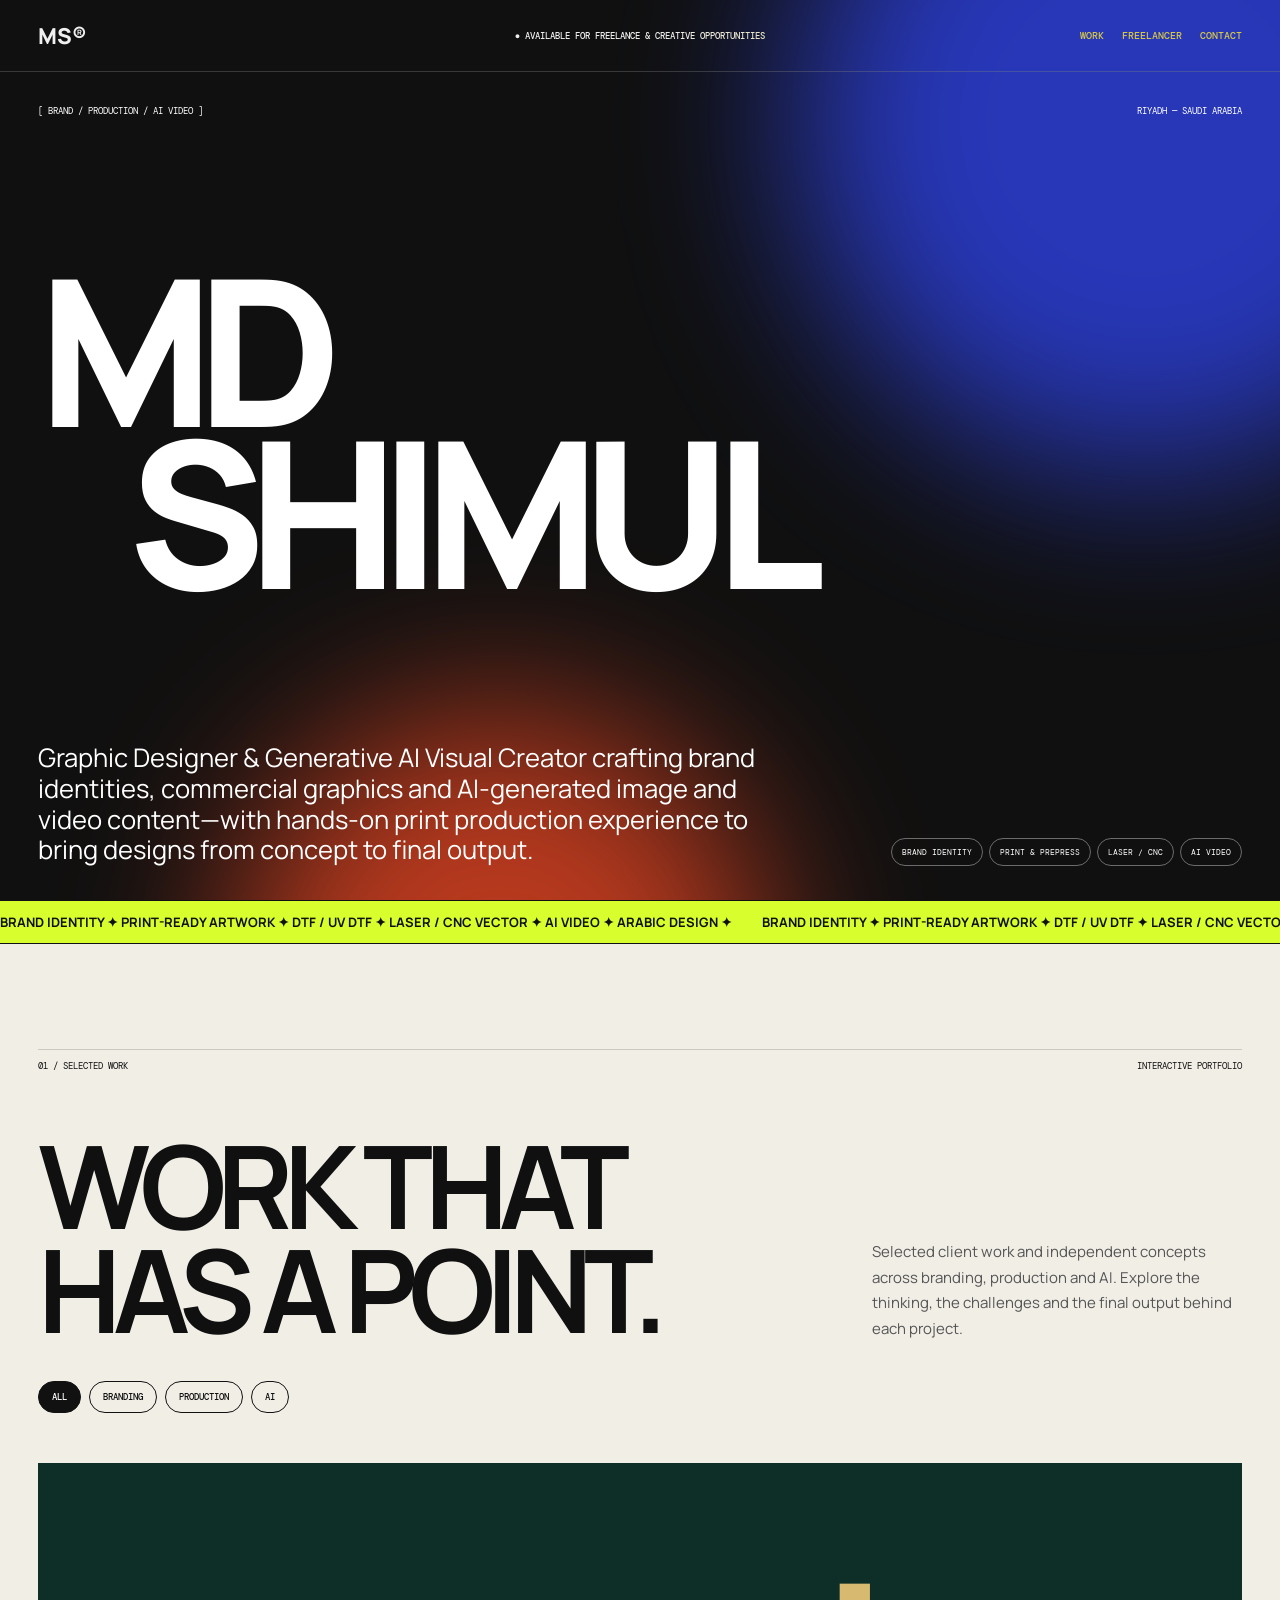
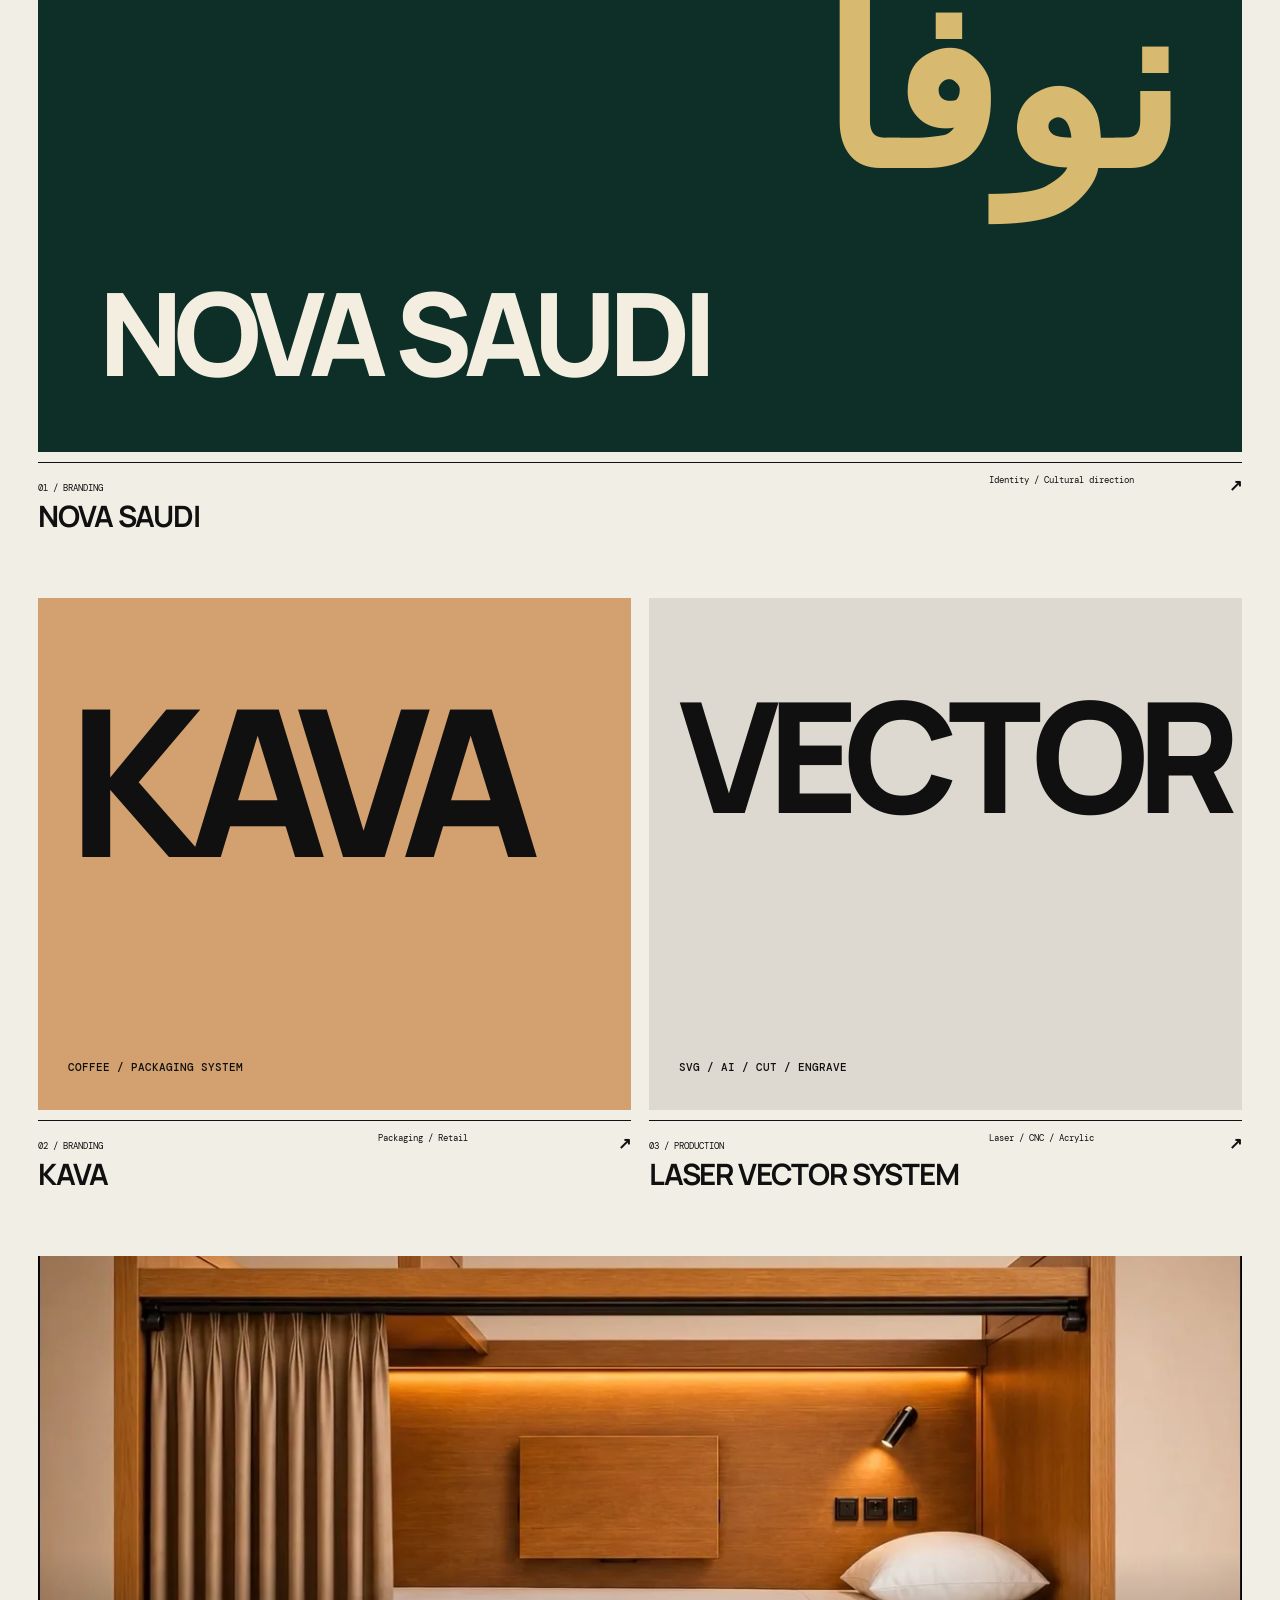
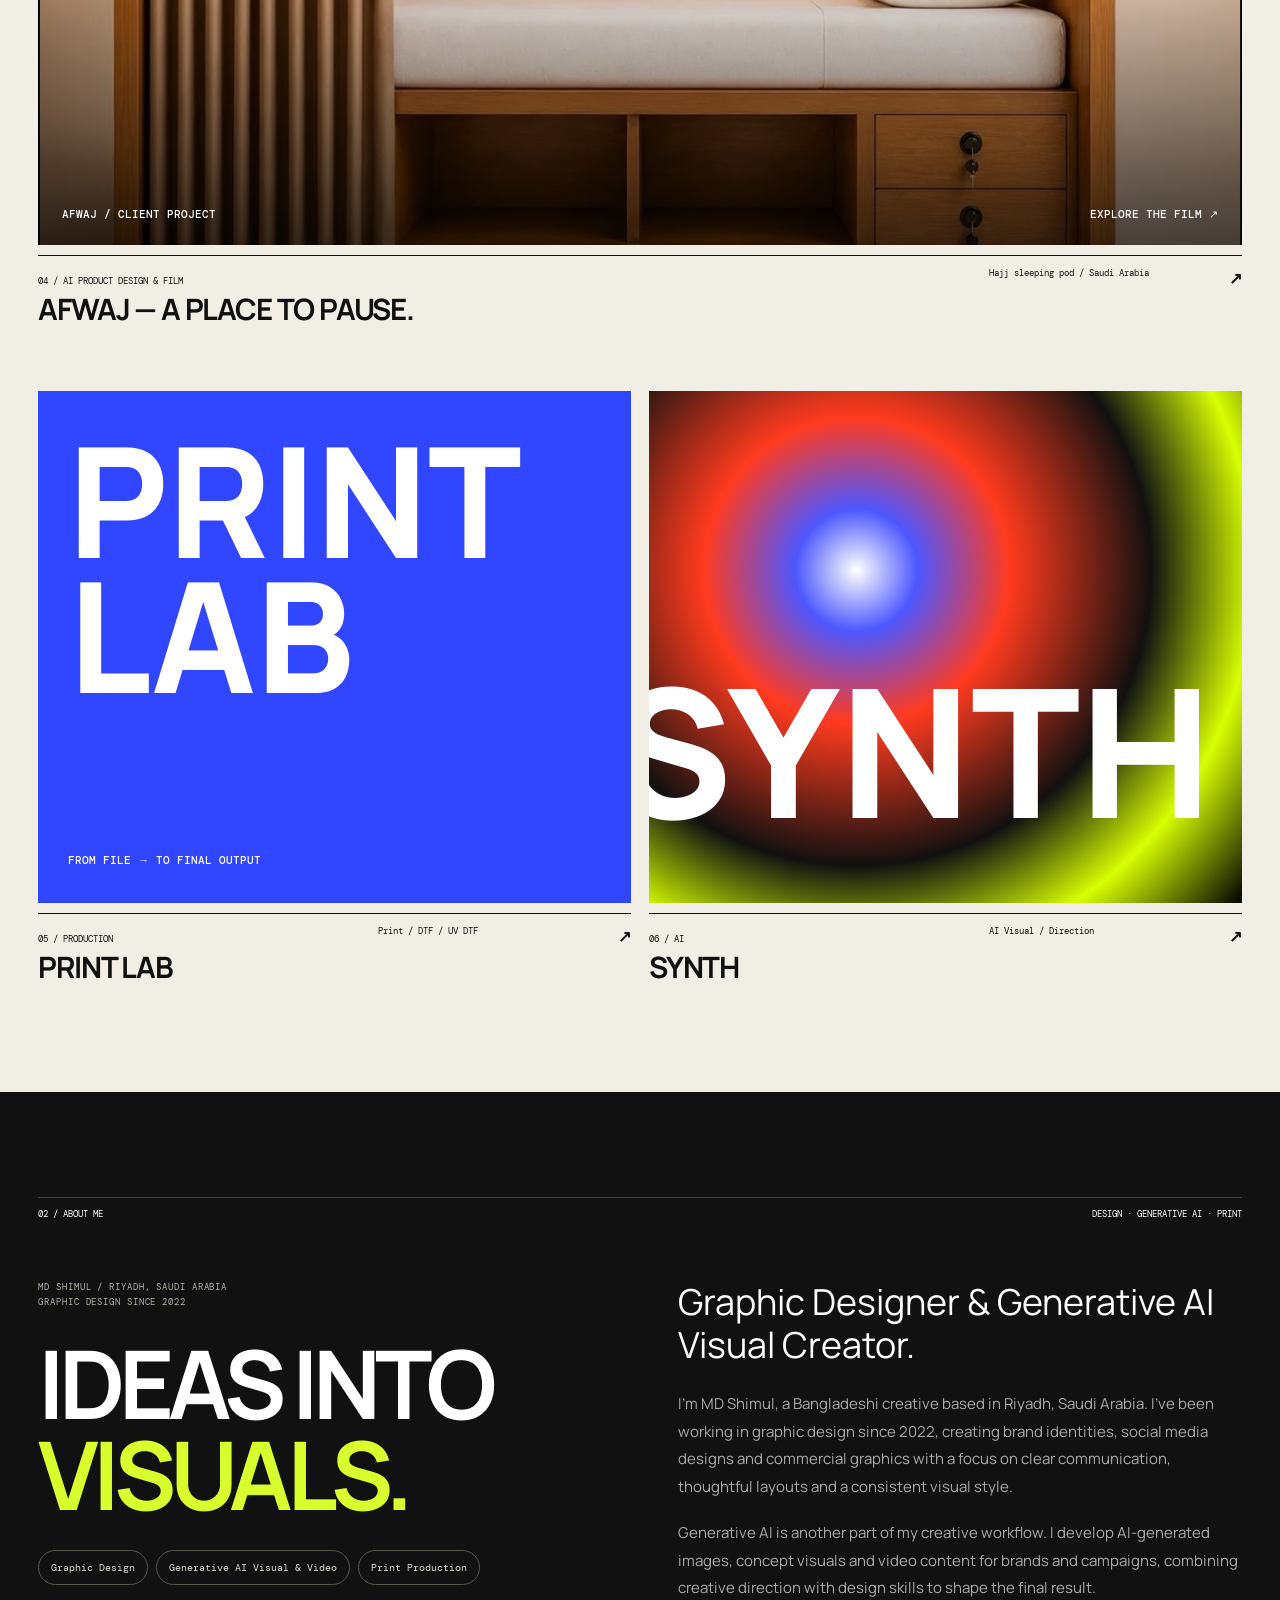
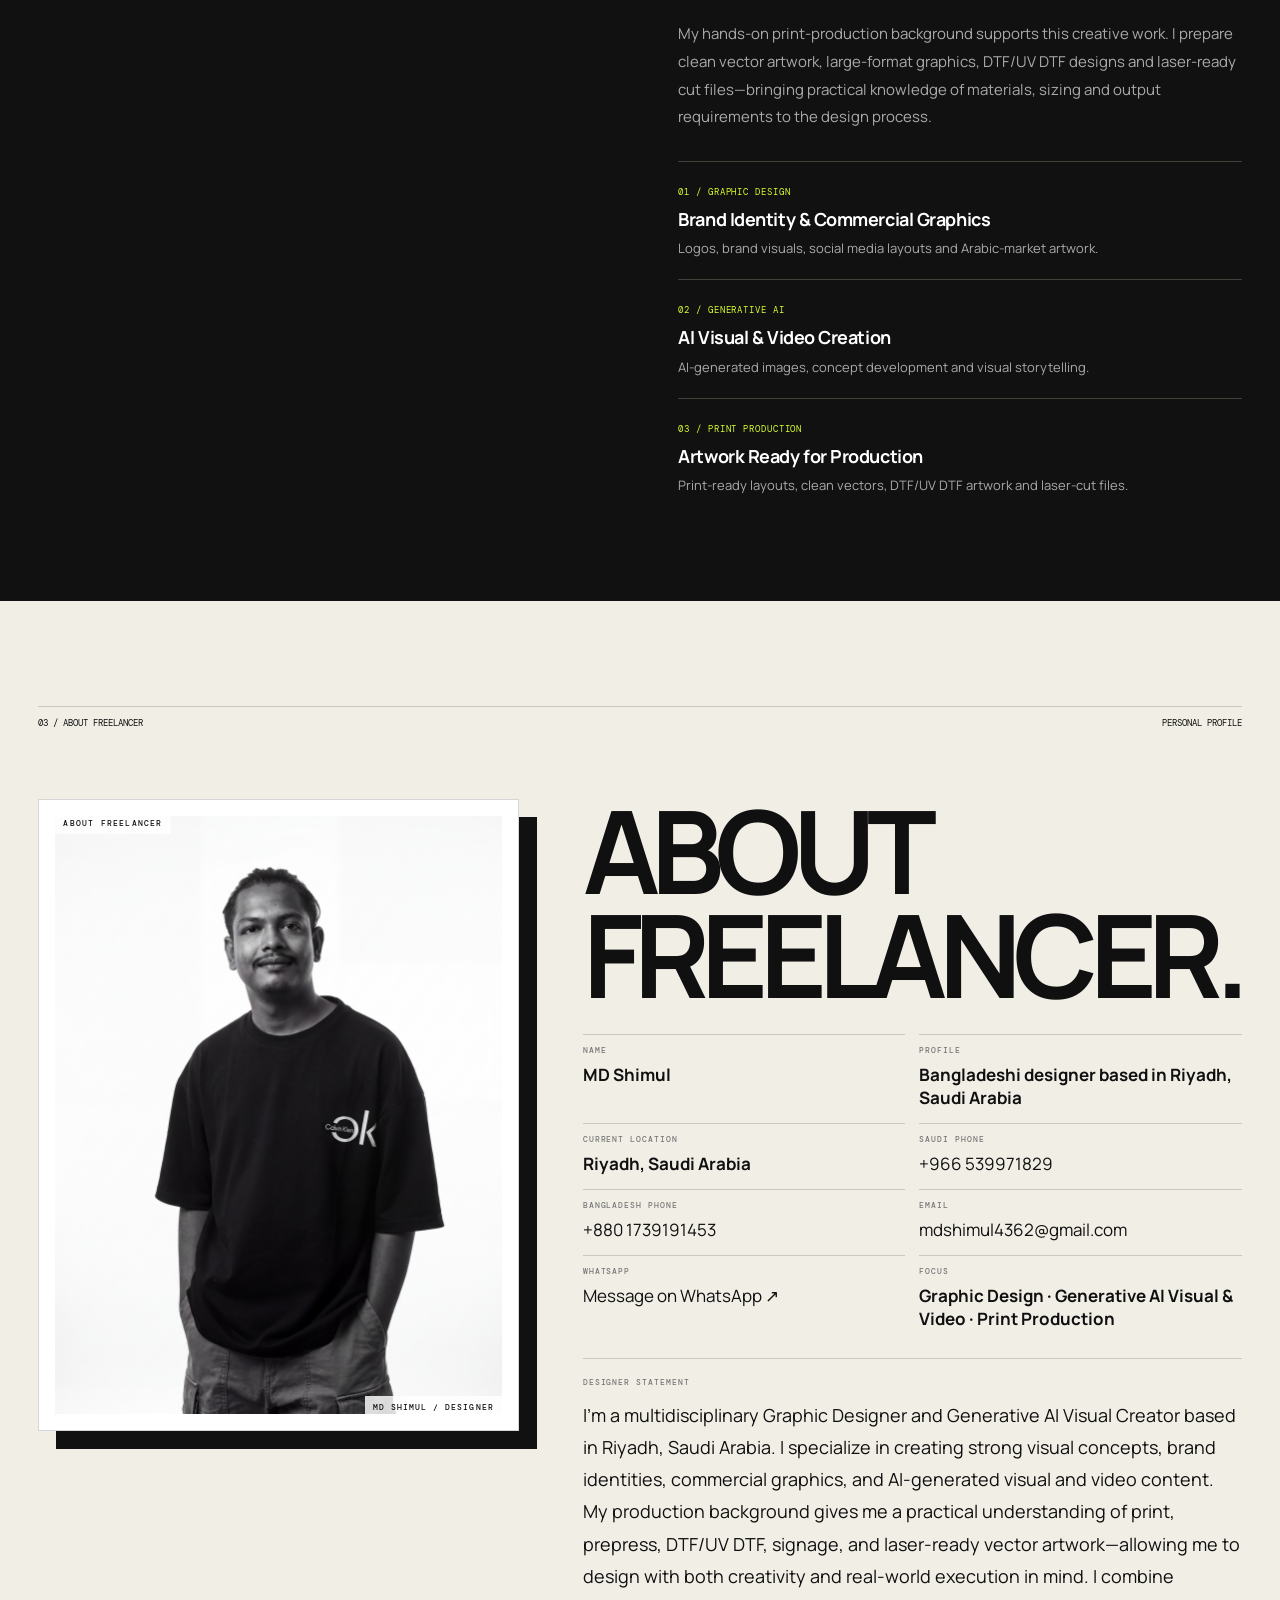
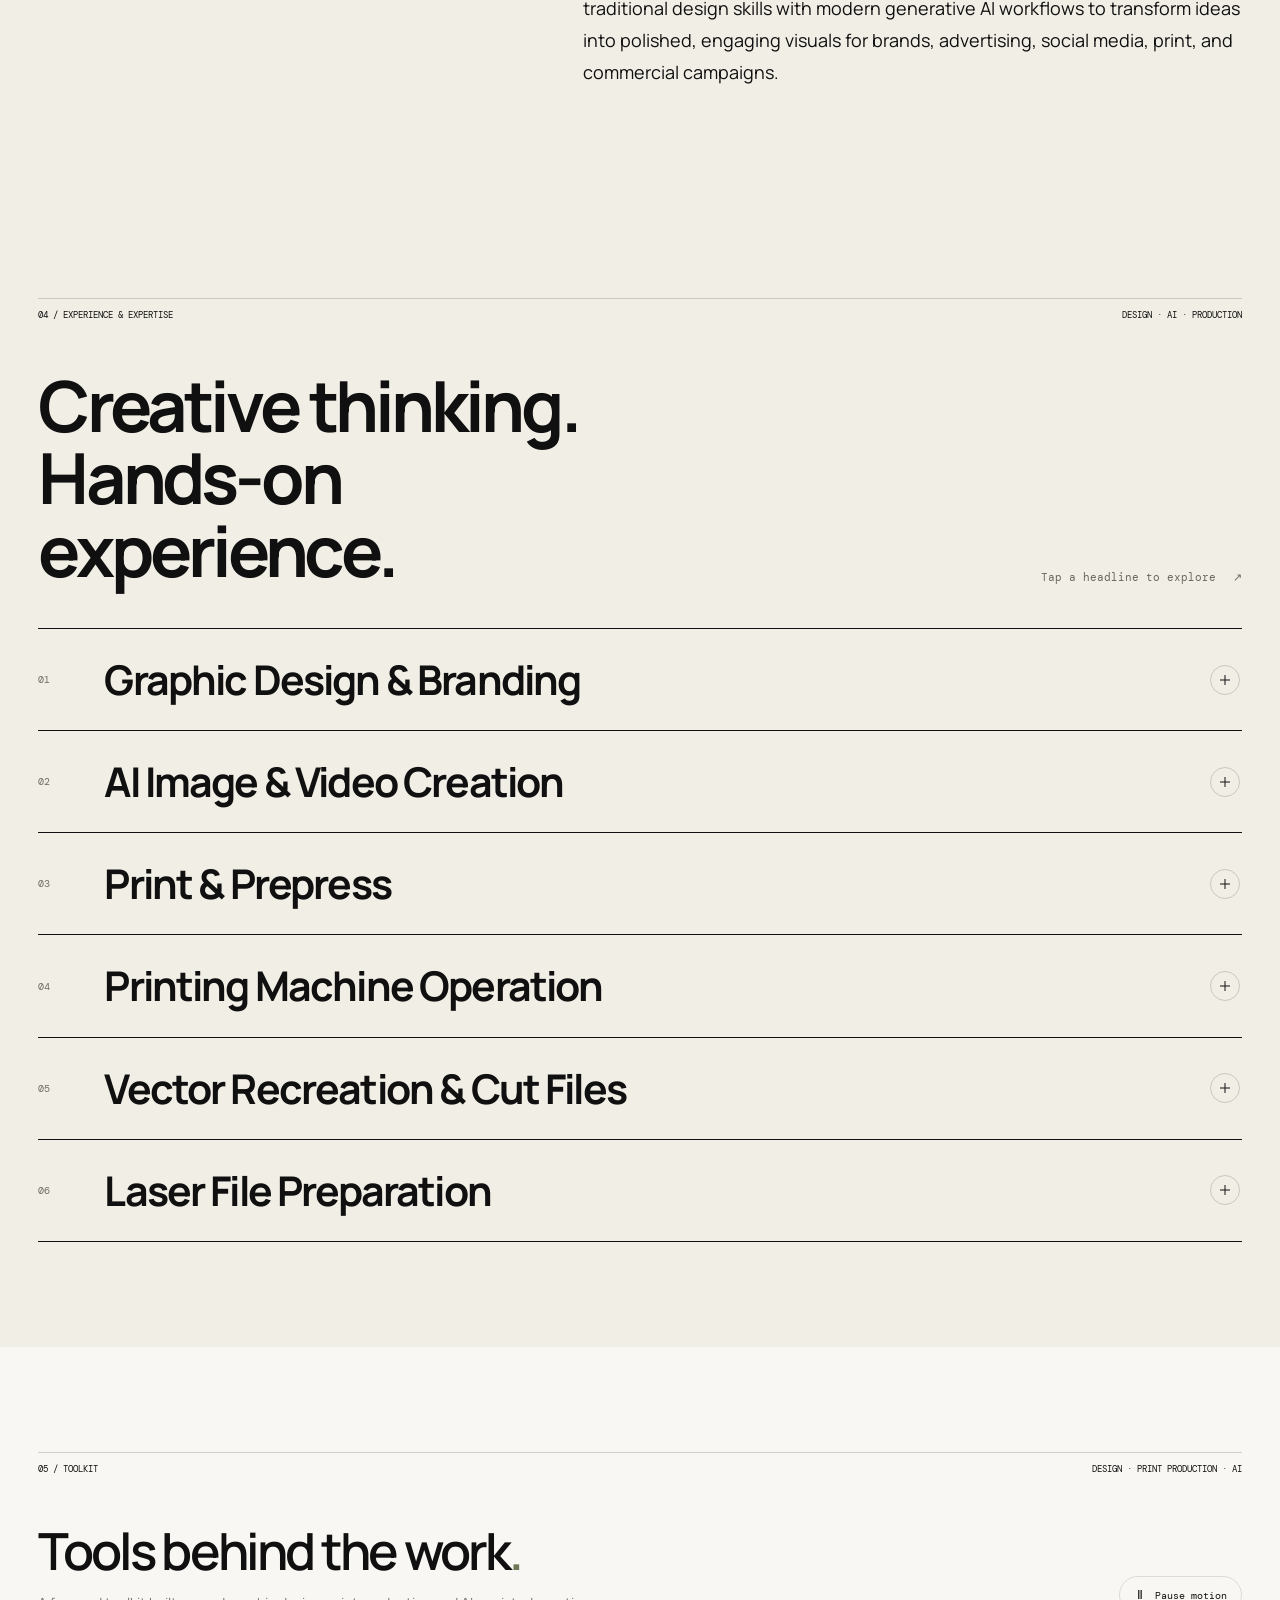
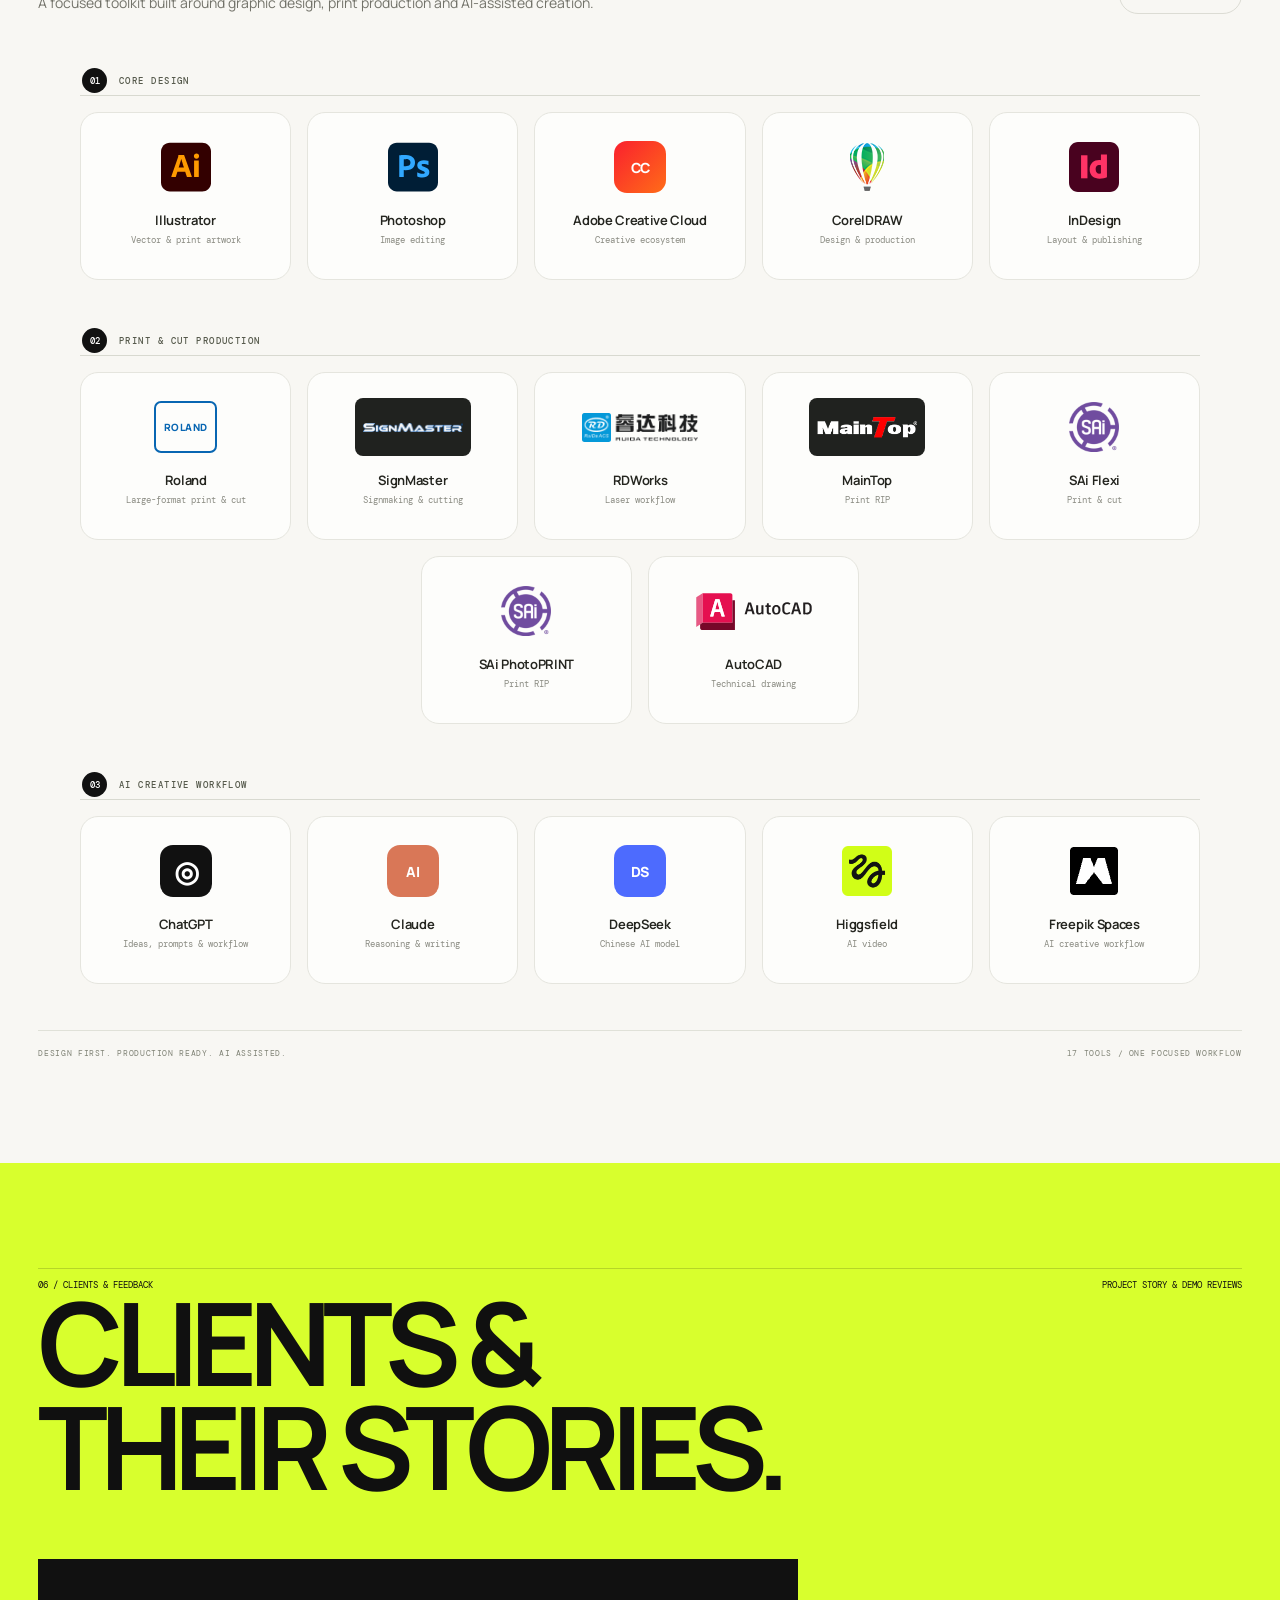
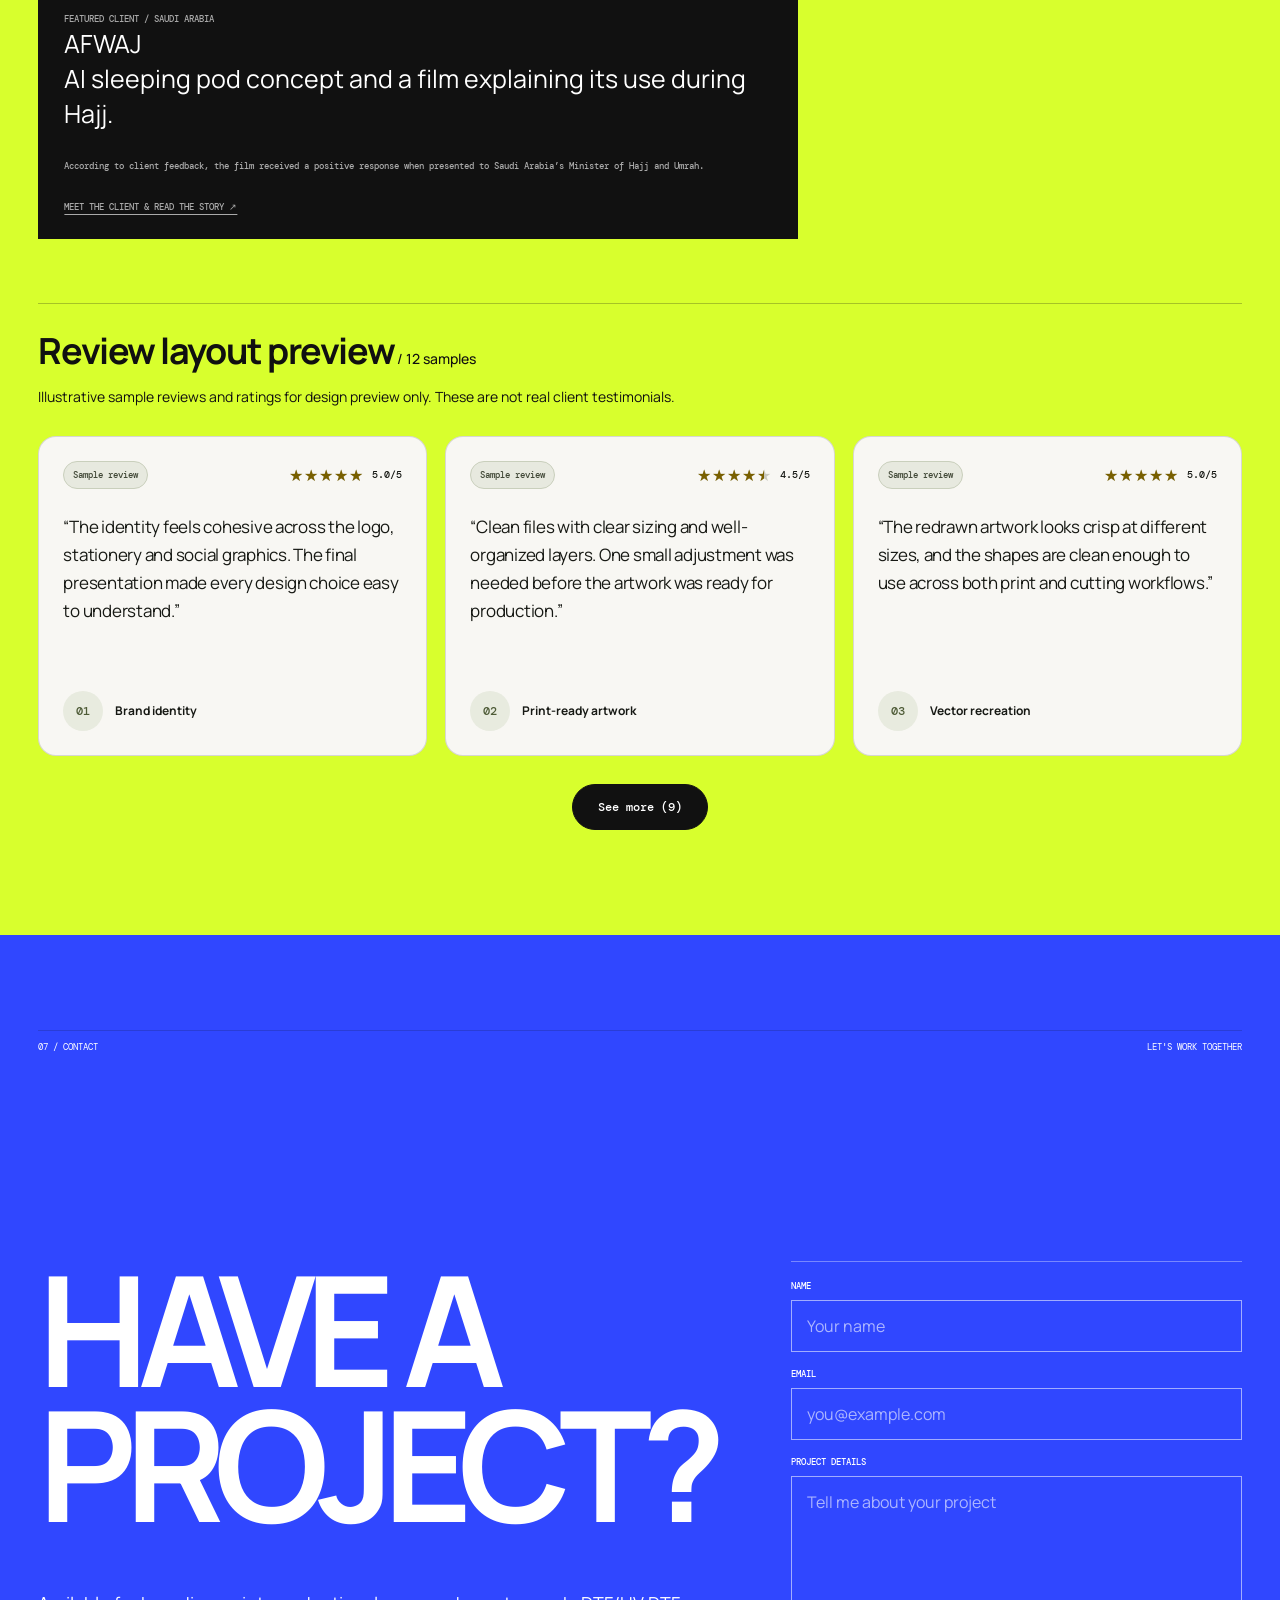
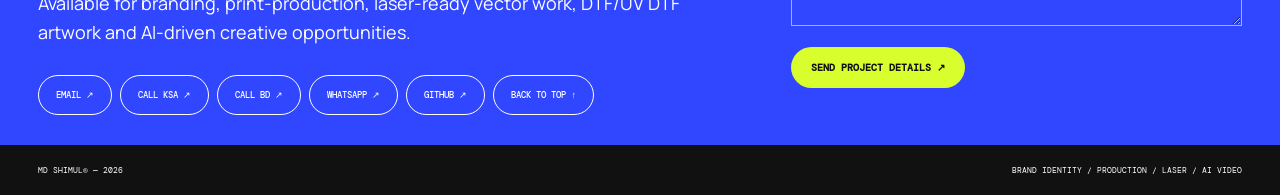
<file: index.html>
<!doctype html>
<html lang="en">
<head>
<meta charset="utf-8">
<meta name="viewport" content="width=device-width,initial-scale=1">
<meta name="theme-color" content="#101010">
<meta name="description" content="MD Shimul — Bangladeshi Brand & Production Designer based in Riyadh, Saudi Arabia, specializing in brand identity, print, DTF/UV DTF, laser/CNC vector files and AI video.">
<meta name="robots" content="index,follow,max-image-preview:large">
<meta name="author" content="MD Shimul">
<link rel="canonical" href="https://shimulco2004-dot.github.io/">
<meta property="og:type" content="website">
<meta property="og:title" content="MD Shimul — Brand, Production & AI Video Designer">
<meta property="og:description" content="Bangladeshi designer based in Riyadh, Saudi Arabia. Brand identity, print production, laser/CNC vector artwork and AI video.">
<meta property="og:url" content="https://shimulco2004-dot.github.io/">
<meta name="twitter:card" content="summary">
<title>MD Shimul — Brand, Production & AI Video Designer</title>
<link rel="preconnect" href="https://fonts.googleapis.com"><link rel="preconnect" href="https://fonts.gstatic.com" crossorigin><link href="https://fonts.googleapis.com/css2?family=DM+Mono:wght@400;500&family=Manrope:wght@400;500;600;700;800&display=swap" rel="stylesheet">
<style>
*{box-sizing:border-box;margin:0;padding:0}:root{--bg:#f1eee6;--ink:#101010;--acid:#d8ff2d;--blue:#3047ff;--orange:#ff5530;--line:rgba(16,16,16,.17);--ease:cubic-bezier(.2,.8,.2,1)}html{scroll-behavior:smooth}body{background:var(--bg);color:var(--ink);font-family:Manrope,sans-serif;overflow-x:hidden}body.lock{overflow:hidden}a{color:inherit;text-decoration:none}button,input,textarea{font:inherit;color:inherit}img{display:block;max-width:100%;height:auto}.progress{position:fixed;top:0;left:0;width:100%;height:2px;z-index:9999}.progress i{display:block;height:100%;width:0;background:var(--acid)}
header{height:72px;position:fixed;inset:0 0 auto;z-index:90;display:grid;grid-template-columns:1fr auto 1fr;align-items:center;padding:0 3vw;color:#fff;mix-blend-mode:difference;border-bottom:1px solid rgba(255,255,255,.18)}.logo{font-size:22px;font-weight:800}.status{font:500 9px DM Mono}.menu{justify-self:end;display:flex;gap:18px;font:500 10px DM Mono}.hero{min-height:100svh;background:#101010;color:#fff;padding:105px 3vw 34px;display:flex;flex-direction:column;justify-content:space-between;position:relative;overflow:hidden}.orb{position:absolute;border-radius:50%;filter:blur(85px);opacity:.7}.oa{width:55vw;height:55vw;background:#3148ff;right:-17vw;top:-18vw}.ob{width:42vw;height:42vw;background:#ff4b24;left:18vw;bottom:-27vw}.heroTop,.heroType,.heroBottom{position:relative;z-index:2}.heroTop{display:flex;justify-content:space-between;font:400 9px DM Mono}.heroType{margin:45px 0}.hero h1{font-size:clamp(86px,16vw,255px);line-height:.79;letter-spacing:-.085em;font-weight:800}.hero h1:last-child{transform:translateX(7vw)}.heroBottom{display:grid;grid-template-columns:minmax(0,760px) auto;gap:28px;align-items:end}.heroBottom p{font-size:clamp(19px,2vw,30px);line-height:1.2}.chips{display:flex;flex-wrap:wrap;gap:6px;justify-content:flex-end}.chips span{border:1px solid rgba(255,255,255,.38);border-radius:999px;padding:8px 10px;font:400 8px DM Mono}.ticker{background:var(--acid);overflow:hidden;border-block:1px solid #111}.ticker div{display:flex;width:max-content;gap:30px;padding:12px 0;animation:run 20s linear infinite;font-size:13px;font-weight:700}.ticker span{white-space:nowrap}@keyframes run{to{transform:translateX(-50%)}}
.pad{padding:105px 3vw}.barhead{border-top:1px solid var(--line);padding-top:10px;display:flex;justify-content:space-between;font:400 9px DM Mono}.intro{display:grid;grid-template-columns:1fr 370px;gap:45px;align-items:end;margin:62px 0 68px}.intro h2,.about h2,.freelancer h2,.testimonials h2{font-size:clamp(60px,9vw,145px);line-height:.9;letter-spacing:-.075em}.intro p{font-size:15px;line-height:1.7;color:#555}.filters{display:flex;gap:8px;flex-wrap:wrap;margin:-28px 0 50px}.filters button{background:transparent;border:1px solid #111;border-radius:999px;padding:9px 13px;font:500 9px DM Mono;cursor:pointer}.filters button.active,.filters button:hover{background:#111;color:#fff}
.grid{display:grid;grid-template-columns:1fr 1fr;gap:62px 18px}.project{cursor:pointer}.project.hidden{display:none}.project.wide{grid-column:1/-1}.thumb{height:40vw;max-height:620px;position:relative;overflow:hidden;transition:.4s var(--ease)}.wide .thumb{height:46vw;max-height:720px}.project:hover .thumb{transform:scale(.985)}.thumb:after{content:'VIEW CASE';position:absolute;right:18px;top:18px;background:var(--acid);color:#111;border-radius:999px;padding:10px 12px;font:500 8px DM Mono;opacity:0;transform:translateY(-7px);transition:.3s;z-index:3}.project:hover .thumb:after{opacity:1;transform:none}.p1{background:#0d2f27}.p1:before{content:'نوفا';position:absolute;color:#d8b970;font-size:18vw;font-weight:800;right:5%;top:10%}.p1 span{position:absolute;left:5%;bottom:7%;color:#f4eee1;font-size:9vw;font-weight:800;letter-spacing:-.07em}.p2{background:#d2a16f}.p2:before{content:'KAVA';position:absolute;left:5%;top:8%;font-size:16vw;font-weight:800;letter-spacing:-.08em}.p2 span,.p3 span,.p4 span,.p5 span,.p6 span{position:absolute;left:5%;bottom:7%;font:500 11px DM Mono}.p3{background:#ddd9d0}.p3:before{content:'VECTOR';position:absolute;left:5%;top:10%;font-size:12vw;font-weight:800;letter-spacing:-.07em}.p4{background:#111;color:#fff}.p4:before{content:'AI FILM';position:absolute;left:5%;top:10%;font-size:14vw;font-weight:800;letter-spacing:-.07em}.p4 span{color:var(--acid)}.p5{background:var(--blue);color:#fff}.p5:before{content:'PRINT\A LAB';white-space:pre;position:absolute;left:5%;top:8%;font-size:12vw;line-height:.88;font-weight:800}.p6{background:radial-gradient(circle at 35% 35%,#fff 0,#4d57ff 12%,#ff3b1f 30%,#111 58%,#d7ff00 78%,#000 100%)}.p6:before{content:'SYNTH';position:absolute;right:5%;bottom:6%;font-size:14vw;font-weight:800;color:#fff}.meta{border-top:1px solid #111;margin-top:10px;padding-top:11px;display:grid;grid-template-columns:1fr 220px auto;gap:20px}.meta h3{font-size:clamp(21px,2.3vw,35px);letter-spacing:-.04em}.meta small,.meta p{font:400 9px DM Mono}
.dark{background:#111;color:#fff}.dark .barhead{border-color:rgba(255,255,255,.2)}.aboutGrid{display:grid;grid-template-columns:1.05fr .95fr;gap:8vw;margin-top:72px}.lead{font-size:clamp(26px,3vw,43px);line-height:1.15;margin-bottom:28px}.about p{color:#aaa;line-height:1.75}.numbers{display:grid;grid-template-columns:repeat(3,1fr);gap:12px;margin-top:52px}.number{border-top:1px solid rgba(255,255,255,.25);padding-top:12px}.number strong{font-size:clamp(36px,5.5vw,82px);letter-spacing:-.06em}.number span{display:block;margin-top:8px;font:400 8px DM Mono;color:#aaa}
.freelancerWrap{display:grid;grid-template-columns:minmax(280px,520px) 1fr;gap:5vw;align-items:start;margin-top:70px}.editorial{position:relative;background:#fff;padding:16px;border:1px solid var(--line);box-shadow:18px 18px 0 #111}.editorial:before{content:'ABOUT FREELANCER';position:absolute;left:16px;top:12px;background:rgba(255,255,255,.82);padding:6px 8px;font:500 8px DM Mono;letter-spacing:.15em;z-index:2}.editorial:after{content:'MD SHIMUL / DESIGNER';position:absolute;right:16px;bottom:12px;background:rgba(255,255,255,.82);padding:6px 8px;font:500 8px DM Mono;letter-spacing:.13em;z-index:2}.editorial img{width:100%;height:auto}.info{display:grid;grid-template-columns:1fr 1fr;gap:14px;margin:28px 0}.item{border-top:1px solid var(--line);padding-top:10px}.item span{display:block;font:500 8px DM Mono;letter-spacing:.12em;text-transform:uppercase;color:#777;margin-bottom:8px}.item strong,.item a{font-size:17px;word-break:break-word}.statement{border-top:1px solid var(--line);padding-top:18px}.statement span{display:block;font:500 8px DM Mono;letter-spacing:.12em;text-transform:uppercase;color:#777;margin-bottom:12px}.statement p{font-size:18px;line-height:1.78}.skills{margin-top:65px;border-top:1px solid #111}.skill{display:grid;grid-template-columns:55px 1fr 340px auto;align-items:center;gap:20px;border-bottom:1px solid #111;padding:22px 0;transition:.25s}.skill:hover{background:var(--acid);padding-inline:14px}.skill h3{font-size:clamp(30px,4vw,58px);letter-spacing:-.05em}.skill small,.skill p{font:400 9px DM Mono}.tools{background:var(--orange)}.cloud{display:flex;flex-wrap:wrap;gap:10px;margin-top:62px}.cloud span{font-size:clamp(25px,4.5vw,72px);font-weight:700;border:1px solid #111;border-radius:999px;padding:.12em .34em;letter-spacing:-.04em}.contact{min-height:90svh;background:var(--blue);color:#fff;padding:95px 3vw 30px;display:flex;flex-direction:column;justify-content:space-between}.contact h2{font-size:clamp(70px,12vw,190px);line-height:.88;letter-spacing:-.075em;margin:58px 0}.contact p{max-width:720px;font-size:18px;line-height:1.6}.links{display:flex;flex-wrap:wrap;gap:8px;margin-top:28px}.links a{border:1px solid #fff;border-radius:999px;padding:13px 17px;font:500 9px DM Mono}.links a:hover{background:var(--acid);color:#111;border-color:var(--acid)}footer{background:#111;color:#fff;padding:20px 3vw;display:flex;justify-content:space-between;font:400 8px DM Mono}.reveal{opacity:0;transform:translateY(34px);transition:.7s var(--ease)}.reveal.show{opacity:1;transform:none}.modal{position:fixed;inset:0;background:#101010;color:#fff;z-index:5000;opacity:0;pointer-events:none;transition:.35s;overflow:auto}.modal.open{opacity:1;pointer-events:auto}.modalTop{position:sticky;top:0;z-index:3;padding:18px 3vw;display:flex;justify-content:space-between;border-bottom:1px solid rgba(255,255,255,.18);background:rgba(16,16,16,.9);font:500 9px DM Mono}.close{border:1px solid #fff;background:transparent;color:#fff;border-radius:999px;padding:9px 12px;cursor:pointer}.case{padding:7vw 3vw}.case h2{font-size:clamp(68px,13vw,210px);line-height:.84;letter-spacing:-.08em;margin:20px 0 30px}.caseK{font:500 9px DM Mono;color:#aaa}.caseGrid{display:grid;grid-template-columns:1.15fr .85fr;gap:8vw;border-top:1px solid rgba(255,255,255,.2);padding-top:18px}.caseGrid p{font-size:clamp(21px,2.4vw,36px);line-height:1.17}.facts{font:400 9px DM Mono;display:grid;grid-template-columns:1fr 1fr;gap:20px}.facts span{display:block;color:#777;margin-bottom:6px}.caseVisual{margin:0 3vw 5vw;min-height:52vw;max-height:720px;position:relative;overflow:hidden}.caseVisual.p1,.caseVisual.p2,.caseVisual.p3,.caseVisual.p4,.caseVisual.p5,.caseVisual.p6{height:auto}
.testimonials{background:var(--acid)}.testimonial-grid{display:grid;grid-template-columns:repeat(3,1fr);gap:16px;margin-top:60px}.testimonial-card{background:#111;color:#fff;padding:26px;min-height:280px;display:flex;flex-direction:column;justify-content:space-between}.testimonial-card p{font-size:clamp(18px,2vw,27px);line-height:1.4}.testimonial-card small{font:500 9px DM Mono;color:#aaa;margin-top:28px}.contact-grid{display:grid;grid-template-columns:1fr 1fr;gap:6vw;align-items:start}.contact-form{margin-top:58px;border-top:1px solid rgba(255,255,255,.35);padding-top:18px}.field{margin-bottom:16px}.field label{display:block;font:500 9px DM Mono;margin-bottom:8px}.field input,.field textarea{width:100%;border:1px solid rgba(255,255,255,.55);background:transparent;color:#fff;padding:14px 15px;outline:none}.field input::placeholder,.field textarea::placeholder{color:rgba(255,255,255,.6)}.field input:focus,.field textarea:focus{border-color:var(--acid)}.field textarea{min-height:150px;resize:vertical}.submit{border:0;background:var(--acid);color:#111;padding:14px 20px;border-radius:999px;font:700 10px DM Mono;cursor:pointer}
@media(max-width:900px){header{grid-template-columns:1fr auto}.status{display:none}.menu a:nth-child(2){display:none}.hero h1{font-size:20vw}.hero h1:last-child{transform:none}.heroBottom,.intro,.aboutGrid,.freelancerWrap,.caseGrid,.contact-grid{grid-template-columns:1fr}.chips{justify-content:flex-start}.grid{grid-template-columns:1fr}.project.wide{grid-column:auto}.thumb,.wide .thumb{height:82vw}.meta{grid-template-columns:1fr auto}.meta p{display:none}.numbers,.info,.testimonial-grid{grid-template-columns:1fr}.skill{grid-template-columns:38px 1fr auto}.skill p{display:none}.caseVisual{min-height:82vw}}@media(max-width:560px){.pad{padding:82px 4vw}.hero{padding:92px 4vw 28px}.hero h1{font-size:21vw}.heroTop span:last-child{display:none}.intro h2,.about h2,.freelancer h2,.testimonials h2{font-size:17vw}.thumb,.wide .thumb{height:95vw}.editorial{box-shadow:12px 12px 0 #111}.contact h2{font-size:17vw}}


.toolkit-group-label{flex:0 0 100%;display:flex;align-items:center;gap:12px;margin-top:24px;padding:8px 2px 2px;border-bottom:1px solid #d8d9d0;color:#55594b;font:500 9px 'DM Mono',monospace;letter-spacing:.16em}.toolkit-group-label:first-child{margin-top:0}.toolkit-group-label span{display:inline-grid;place-items:center;width:25px;height:25px;border-radius:50%;background:#111;color:#fff;letter-spacing:0}.toolkit-priority{border-color:#bdc7a3;background:#fff}.toolkit-wordmark{display:grid;place-items:center;min-width:52px;height:52px;padding:0 8px;border-radius:13px;font:800 14px Manrope,sans-serif;letter-spacing:-.04em}.toolkit-wordmark.cc{background:linear-gradient(135deg,#fa202e,#ff6c18);color:#fff}.toolkit-wordmark.roland{color:#0866b2;border:2px solid #0866b2;border-radius:7px;font-size:10px;letter-spacing:.04em}.toolkit-wordmark.chatgpt{background:#111;color:#fff;font-size:29px}.toolkit-wordmark.claude{background:#d97757;color:#fff}.toolkit-wordmark.deepseek{background:#4d6bfe;color:#fff}@media(max-width:560px){.toolkit-group-label{margin-top:18px;font-size:8px}.toolkit-wordmark{height:47px;min-width:47px}}

/* Toolkit: original brand assets, quiet sequential emphasis. */
.tools{background:#f8f7f3;position:relative;scroll-margin-top:72px}
.toolkit-heading{display:flex;justify-content:space-between;align-items:flex-end;gap:24px;margin:48px 0 38px}
.toolkit-heading h2{font-size:clamp(32px,4vw,58px);font-weight:600;letter-spacing:-.055em;line-height:1.08}
.toolkit-heading h2>span{color:#6f7956}
.toolkit-heading p{margin-top:14px;font-size:14px;color:#73736a;line-height:1.6}
.toolkit-toggle{display:flex;align-items:center;gap:9px;flex-shrink:0;border:1px solid #dcdcd4;border-radius:30px;background:transparent;padding:10px 14px;font:400 10px 'DM Mono',monospace;cursor:pointer}
.toolkit-toggle:hover{background:#eeeee7}.toolkit-toggle:focus-visible,.toolkit-card a:focus-visible{outline:2px solid #3047ff;outline-offset:5px}
.toolkit-toggle-icon{font-size:12px;min-width:12px;text-align:center}
.toolkit-grid{list-style:none;display:flex;flex-wrap:wrap;justify-content:center;gap:16px;padding:8px 0 12px;max-width:1120px;margin:0 auto}
.toolkit-card{position:relative;flex:0 0 calc((100% - 64px)/5);min-width:0;border:1px solid #e5e5de;border-radius:18px;background:#fdfdfb;transform:translateY(0) scale(1);transition:transform .7s cubic-bezier(.22,1,.36,1),box-shadow .7s ease,border-color .7s ease,background .7s ease}
.toolkit-card a{min-height:166px;padding:25px 12px 23px;display:flex;flex-direction:column;align-items:center;text-align:center;border-radius:18px}
.toolkit-logo{height:58px;width:116px;max-width:100%;display:flex;align-items:center;justify-content:center;margin-bottom:15px}
.toolkit-logo img{width:auto;height:auto;max-width:100%;max-height:50px;object-fit:contain}
.toolkit-logo-dark{background:#20221f;border-radius:8px;padding:8px}.toolkit-toggle[hidden]{display:none}
.toolkit-name{font-size:13px;font-weight:650;letter-spacing:-.025em;color:#24251f}.toolkit-kind{margin-top:5px;color:#8a8b82;font:400 9px 'DM Mono',monospace;line-height:1.45}
.toolkit-dot{position:absolute;bottom:10px;width:4px;height:4px;border-radius:50%;background:#707e50;opacity:0;transition:opacity .6s}
.toolkit-card.is-active,.toolkit-card:hover,.toolkit-card:focus-within{transform:translateY(-4px) scale(1.045);border-color:#c4cbb7;box-shadow:0 14px 30px -16px rgba(35,44,20,.22);background:#fff;z-index:1}
.toolkit-card.is-active .toolkit-dot,.toolkit-card:hover .toolkit-dot,.toolkit-card:focus-within .toolkit-dot{opacity:1}
.toolkit-footer{display:flex;justify-content:space-between;gap:16px;margin-top:34px;padding-top:17px;border-top:1px solid #e0e1d8;color:#7f8275;font:400 8px 'DM Mono',monospace;letter-spacing:.08em}
@media(max-width:900px){.toolkit-card{flex-basis:calc((100% - 32px)/3)}.toolkit-heading{align-items:flex-start}.toolkit-heading h2{max-width:430px}}
@media(max-width:560px){.toolkit-heading{margin:30px 0 24px;flex-direction:column;gap:18px}.toolkit-grid{gap:12px}.toolkit-card{flex-basis:calc((100% - 12px)/2)}.toolkit-card a{min-height:151px;padding:20px 9px}.toolkit-logo{margin-bottom:10px}.toolkit-name{font-size:12px}.toolkit-kind{font-size:9px}.toolkit-footer{font-size:7px}.tools .barhead{gap:20px;font-size:8px}.toolkit-card.is-active,.toolkit-card:hover,.toolkit-card:focus-within{transform:translateY(-3px) scale(1.025)}}
@media(prefers-reduced-motion:reduce){.toolkit-card,.toolkit-dot{transition:none}.toolkit-card.is-active,.toolkit-card:hover,.toolkit-card:focus-within{transform:none}.ticker div{animation:none}.reveal{opacity:1;transform:none;transition:none}}
.afwaj-thumb{background:#302318}.afwaj-thumb img{width:100%;height:100%;object-fit:cover}.afwaj-thumb:before{content:'';position:absolute;inset:50% 0 0;background:linear-gradient(transparent,rgba(0,0,0,.7))}.afwaj-label,.afwaj-watch{position:absolute;bottom:24px;color:#fff;font:500 11px 'DM Mono',monospace;z-index:2}.afwaj-label{left:24px}.afwaj-watch{right:24px}.afwaj-project>a{display:block}.afwaj-project>a:focus-visible{outline:3px solid var(--blue);outline-offset:7px}.afwaj-client a{text-decoration:underline;text-underline-offset:4px}.afwaj-client p{font-size:clamp(18px,2vw,25px)}@media(max-width:560px){.afwaj-label,.afwaj-watch{font-size:8px;bottom:16px}.afwaj-label{left:14px}.afwaj-watch{right:14px}.afwaj-project.wide .thumb{height:64vw}}

/* Clearly labelled testimonial design samples. */
.featured-story{grid-template-columns:minmax(0,1fr);max-width:760px}
.demo-review-heading{margin-top:64px;border-top:1px solid rgba(16,16,16,.25);padding-top:22px}
.demo-review-heading h3{font-size:clamp(23px,3vw,36px);letter-spacing:-.04em}
.demo-review-heading h3 span{font-size:14px;font-weight:500;letter-spacing:0}
.demo-review-heading p{max-width:720px;margin-top:10px;font-size:14px;line-height:1.65}
.demo-review-grid{margin-top:28px;gap:18px}
.demo-review{background:#f8f7f3;color:#171914;border:1px solid rgba(16,16,16,.14);border-radius:18px;padding:24px;min-width:0;min-height:320px;gap:24px}
.demo-review-top{display:flex;align-items:center;justify-content:space-between;flex-wrap:wrap;gap:12px}
.demo-review-badge{font:500 9px 'DM Mono',monospace;background:#e7e9df;border:1px solid #c9cfbc;border-radius:999px;padding:7px 9px;color:#414837}
.demo-rating{display:flex;align-items:center;gap:8px}.demo-rating b{font:500 10px 'DM Mono',monospace}
.demo-stars{display:inline-block;position:relative;font-size:16px;letter-spacing:1px;line-height:1;color:#c9c9bf;white-space:nowrap}
.demo-stars>span:last-child{position:absolute;left:0;top:0;overflow:hidden;color:#796000}
.demo-review p{font-size:17px;line-height:1.65;letter-spacing:-.015em}
.demo-review-person{display:flex;gap:12px;align-items:center;margin-top:auto}
.demo-avatar{display:grid;place-items:center;width:40px;height:40px;flex-shrink:0;border-radius:50%;background:#e8ebdf;color:#4e5b37;font:500 12px 'DM Mono',monospace}
.demo-review-person strong{display:block;font-size:12px}
.demo-review-person small{display:block;margin-top:5px;color:#64685b;font-size:8px;line-height:1.6}
@media(min-width:901px) and (max-width:1150px){.demo-review-grid{grid-template-columns:repeat(2,minmax(0,1fr))}}
@media(max-width:560px){.demo-review{padding:22px;min-height:290px}.demo-review-heading h3 span{display:block;margin-top:8px}}


.demo-review[hidden],.review-toggle[hidden]{display:none}
.review-actions{display:flex;justify-content:center;margin-top:28px}
.review-toggle{border:1px solid #111;border-radius:999px;background:#111;color:#fff;padding:14px 25px;font:500 12px 'DM Mono',monospace;cursor:pointer}
.review-toggle:hover{background:#303329}.review-toggle:focus-visible{outline:3px solid #3047ff;outline-offset:5px}

/* Scoped experience layout; retain the portfolio's typography and palette. */
.experience-section{scroll-margin-top:72px}
.experience-intro{display:grid;grid-template-columns:1.2fr 1fr;gap:6vw;align-items:end;margin-top:48px}
.experience-intro h2{font-size:clamp(36px,5.5vw,82px);line-height:1.03;letter-spacing:-.055em}
.experience-intro>p{max-width:490px;color:#555;font-size:15px;line-height:1.8}
.experience-section .skills{margin-top:42px}
.experience-section .skill{grid-template-columns:42px minmax(0,1fr) 24px;align-items:start;padding-block:28px;gap:24px}
.experience-index,.experience-arrow{margin-top:8px}
.experience-section .skill h3{font-size:clamp(25px,3.2vw,46px);line-height:1.15;letter-spacing:-.045em}
.experience-section .skill p{display:block;max-width:820px;font:400 15px/1.75 Manrope,sans-serif;margin-top:12px;color:#505047}
.experience-tags{margin-top:16px;font:500 10px/1.7 'DM Mono',monospace;color:#555e43}
@media(max-width:700px){.experience-intro{grid-template-columns:1fr;gap:22px;margin-top:32px}.experience-section .skill{grid-template-columns:24px minmax(0,1fr);gap:14px}.experience-arrow{display:none}.experience-section .skill p{font-size:14px}.experience-tags{font-size:9px}.experience-section .skill:hover{padding-inline:0}}


/* About: creative focus supported by practical production experience. */
.about-profile{scroll-margin-top:72px}
.about-profile .aboutGrid{grid-template-columns:minmax(0,1fr) minmax(0,1fr);align-items:start;gap:6vw;margin-top:60px}
.about-eyebrow{display:block;font:400 9px/1.7 'DM Mono',monospace;color:#b2b2a7;letter-spacing:.1em;margin-bottom:26px}
.about-profile h2{font-size:clamp(52px,7.4vw,116px);line-height:.97;letter-spacing:-.065em}
.about-profile h2>span{color:var(--acid)}
.about-focus{display:flex;flex-wrap:wrap;gap:8px;margin-top:30px}
.about-focus span{border:1px solid #55564c;border-radius:999px;padding:9px 12px;font:400 10px/1.5 'DM Mono',monospace;color:#deded3}
.about-profile .about-story .lead{color:#fff;font-size:clamp(25px,2.8vw,40px);line-height:1.2;margin-bottom:24px}
.about-story>p:not(.lead){font-size:15px;line-height:1.85;margin-bottom:18px}
.about-capabilities{margin-top:30px;display:grid;gap:20px}
.about-capabilities>div{border-top:1px solid #404138;padding-top:16px}
.about-capabilities span{font:400 9px/1.5 'DM Mono',monospace;color:var(--acid);letter-spacing:.1em}
.about-capabilities h3{font-size:18px;line-height:1.4;margin-top:7px;letter-spacing:-.025em}
.about-capabilities p{font-size:13px;line-height:1.7;margin-top:5px}
@media(max-width:900px){.about-profile .aboutGrid{grid-template-columns:1fr;gap:40px}.about-profile h2{font-size:clamp(54px,12vw,100px)}}
@media(max-width:560px){.about-profile .barhead{flex-wrap:wrap;gap:8px}.about-profile .aboutGrid{margin-top:36px}.about-focus span{font-size:9px}.about-story>p:not(.lead){font-size:14px}}

/* Compact, keyboard-accessible experience disclosures. */
.experience-intro .experience-hint{justify-self:end;font:400 11px/1.6 'DM Mono',monospace;color:#68685e}
.experience-hint span{display:inline-block;margin-left:10px}
.experience-item{border-bottom:1px solid var(--ink)}
.experience-item summary{display:grid;grid-template-columns:42px minmax(0,1fr) 32px;gap:24px;align-items:center;padding:27px 0;cursor:pointer;list-style:none;transition:background .3s var(--ease),padding .3s var(--ease)}
.experience-item summary::-webkit-details-marker{display:none}
.experience-item summary::marker{content:''}
.experience-item .experience-index{margin:0;font:400 10px 'DM Mono',monospace;color:#6d6d60}
.experience-item h3{font-size:clamp(25px,3.2vw,46px);line-height:1.15;letter-spacing:-.045em;font-weight:700;transition:transform .3s var(--ease)}
.experience-toggle{position:relative;width:30px;height:30px;border:1px solid var(--line);border-radius:50%;transition:transform .3s var(--ease),background .3s}
.experience-toggle:before,.experience-toggle:after{content:'';position:absolute;top:50%;left:50%;width:10px;height:1px;background:var(--ink);transform:translate(-50%,-50%)}
.experience-toggle:after{transform:translate(-50%,-50%) rotate(90deg);transition:transform .3s var(--ease)}
.experience-item[open] .experience-toggle:after{transform:translate(-50%,-50%) rotate(0)}
.experience-item[open] .experience-toggle{background:var(--acid);border-color:transparent}
.experience-item summary:focus-visible{outline:2px solid var(--blue);outline-offset:5px}
.experience-item .experience-detail{padding:0 56px 28px 66px;max-width:960px}
.experience-item .experience-detail p{font:400 15px/1.8 Manrope,sans-serif;color:#505047}
.experience-item[open] .experience-detail{animation:experience-open .32s var(--ease)}
@keyframes experience-open{from{opacity:0;transform:translateY(-7px)}to{opacity:1;transform:translateY(0)}}
@media(hover:hover){.experience-item summary:hover{background:var(--acid);padding-inline:14px}.experience-item summary:hover .experience-toggle{transform:rotate(90deg)}}
@media(max-width:700px){.experience-intro .experience-hint{justify-self:start}.experience-item summary{grid-template-columns:22px minmax(0,1fr) 28px;gap:12px;padding-block:23px}.experience-item h3{font-size:clamp(21px,5.5vw,30px)}.experience-toggle{width:27px;height:27px}.experience-item .experience-detail{padding:0 0 24px 34px}.experience-item .experience-detail p{font-size:14px}}
@media(prefers-reduced-motion:reduce){.experience-item summary,.experience-item h3,.experience-toggle,.experience-toggle:after{transition:none}.experience-item[open] .experience-detail{animation:none}}

</style>
</head>
<body>
<div class="progress"><i></i></div><header><a class="logo" href="#home">MS®</a><div class="status">● AVAILABLE FOR FREELANCE & CREATIVE OPPORTUNITIES</div><nav class="menu"><a href="#work">WORK</a><a href="#freelancer">FREELANCER</a><a href="#contact">CONTACT</a></nav></header>
<main><section class="hero" id="home"><div class="orb oa"></div><div class="orb ob"></div><div class="heroTop"><span>[ BRAND / PRODUCTION / AI VIDEO ]</span><span>RIYADH — SAUDI ARABIA</span></div><div class="heroType"><h1>MD</h1><h1>SHIMUL</h1></div><div class="heroBottom"><p>Graphic Designer &amp; Generative AI Visual Creator crafting brand identities, commercial graphics and AI-generated image and video content—with hands-on print production experience to bring designs from concept to final output.</p><div class="chips"><span>BRAND IDENTITY</span><span>PRINT & PREPRESS</span><span>LASER / CNC</span><span>AI VIDEO</span></div></div></section>
<div class="ticker"><div><span>BRAND IDENTITY ✦ PRINT-READY ARTWORK ✦ DTF / UV DTF ✦ LASER / CNC VECTOR ✦ AI VIDEO ✦ ARABIC DESIGN ✦ </span><span>BRAND IDENTITY ✦ PRINT-READY ARTWORK ✦ DTF / UV DTF ✦ LASER / CNC VECTOR ✦ AI VIDEO ✦ ARABIC DESIGN ✦ </span></div></div>
<section class="pad" id="work"><div class="barhead reveal"><span>01 / SELECTED WORK</span><span>INTERACTIVE PORTFOLIO</span></div><div class="intro reveal"><h2>WORK THAT<br>HAS A POINT.</h2><p>Selected client work and independent concepts across branding, production and AI. Explore the thinking, the challenges and the final output behind each project.</p></div><div class="filters reveal"><button class="active" data-filter="all">ALL</button><button data-filter="branding">BRANDING</button><button data-filter="production">PRODUCTION</button><button data-filter="ai">AI</button></div><div class="grid">
<article class="project wide reveal" tabindex="0" data-category="branding" data-title="NOVA SAUDI" data-kicker="Brand Identity / Saudi Market" data-summary="A premium visual identity concept balancing contemporary Saudi expression with a restrained, production-aware brand system." data-role="Brand Identity / Art Direction" data-year="2026" data-class="p1"><div class="thumb p1"><span>NOVA SAUDI</span></div><div class="meta"><div><small>01 / BRANDING</small><h3>NOVA SAUDI</h3></div><p>Identity / Cultural direction</p><b>↗</b></div></article>
<article class="project reveal" tabindex="0" data-category="branding" data-title="KAVA" data-kicker="Packaging / Retail" data-summary="A modular coffee identity designed to scale across packaging, menu systems, retail graphics and social content." data-role="Brand System / Packaging" data-year="2026" data-class="p2"><div class="thumb p2"><span>COFFEE / PACKAGING SYSTEM</span></div><div class="meta"><div><small>02 / BRANDING</small><h3>KAVA</h3></div><p>Packaging / Retail</p><b>↗</b></div></article>
<article class="project reveal" tabindex="0" data-category="production" data-title="LASER VECTOR SYSTEM" data-kicker="Laser / CNC / Acrylic" data-summary="A production-ready vector workflow focused on clean paths, correct scale, reliable cutting, engraving and acrylic fabrication." data-role="Vector / Production" data-year="2026" data-class="p3"><div class="thumb p3"><span>SVG / AI / CUT / ENGRAVE</span></div><div class="meta"><div><small>03 / PRODUCTION</small><h3>LASER VECTOR SYSTEM</h3></div><p>Laser / CNC / Acrylic</p><b>↗</b></div></article>
<article class="project wide reveal afwaj-project" data-category="ai" id="afwaj"><a href="afwaj.html" aria-label="Explore AFWAJ: A place to pause — sleeping pod design and AI film"><div class="thumb afwaj-thumb"><img src="assets/afwaj/pod-poster.webp" width="1284" height="716" loading="lazy" decoding="async" alt="Warm wood sleeping pod with a bed, storage, reading light and privacy curtains, from the AFWAJ AI film"><span class="afwaj-label">AFWAJ / CLIENT PROJECT</span><span class="afwaj-watch">EXPLORE THE FILM ↗</span></div><div class="meta"><div><small>04 / AI PRODUCT DESIGN &amp; FILM</small><h3>AFWAJ — A PLACE TO PAUSE.</h3></div><p>Hajj sleeping pod / Saudi Arabia</p><b aria-hidden="true">↗</b></div></a></article>
<article class="project reveal" tabindex="0" data-category="production" data-title="PRINT LAB" data-kicker="Print / DTF / UV DTF" data-summary="A production-focused system showing how clean artwork moves from design to prepress, DTF, UV DTF and final physical output." data-role="Prepress / Production" data-year="2026" data-class="p5"><div class="thumb p5"><span>FROM FILE → TO FINAL OUTPUT</span></div><div class="meta"><div><small>05 / PRODUCTION</small><h3>PRINT LAB</h3></div><p>Print / DTF / UV DTF</p><b>↗</b></div></article>
<article class="project reveal" tabindex="0" data-category="ai" data-title="SYNTH" data-kicker="AI Visual / Art Direction" data-summary="An experimental AI visual direction exploring image generation, campaign concepting and refined commercial presentation." data-role="AI Visual / Direction" data-year="2026" data-class="p6"><div class="thumb p6"></div><div class="meta"><div><small>06 / AI</small><h3>SYNTH</h3></div><p>AI Visual / Direction</p><b>↗</b></div></article></div></section>
<section class="about dark pad about-profile" id="about" aria-labelledby="about-title"><div class="barhead reveal"><span>02 / ABOUT ME</span><span>DESIGN · GENERATIVE AI · PRINT</span></div><div class="aboutGrid"><div><span class="about-eyebrow">MD SHIMUL / RIYADH, SAUDI ARABIA<br>GRAPHIC DESIGN SINCE 2022</span><h2 id="about-title">IDEAS INTO<br><span>VISUALS.</span></h2><div class="about-focus" aria-label="Creative focus"><span>Graphic Design</span><span>Generative AI Visual &amp; Video</span><span>Print Production</span></div></div><div class="about-story"><p class="lead">Graphic Designer &amp; Generative AI Visual Creator.</p><p>I’m MD Shimul, a Bangladeshi creative based in Riyadh, Saudi Arabia. I’ve been working in graphic design since 2022, creating brand identities, social media designs and commercial graphics with a focus on clear communication, thoughtful layouts and a consistent visual style.</p><p>Generative AI is another part of my creative workflow. I develop AI-generated images, concept visuals and video content for brands and campaigns, combining creative direction with design skills to shape the final result.</p><p>My hands-on print-production background supports this creative work. I prepare clean vector artwork, large-format graphics, DTF/UV DTF designs and laser-ready cut files—bringing practical knowledge of materials, sizing and output requirements to the design process.</p><div class="about-capabilities"><div><span>01 / GRAPHIC DESIGN</span><h3>Brand Identity &amp; Commercial Graphics</h3><p>Logos, brand visuals, social media layouts and Arabic-market artwork.</p></div><div><span>02 / GENERATIVE AI</span><h3>AI Visual &amp; Video Creation</h3><p>AI-generated images, concept development and visual storytelling.</p></div><div><span>03 / PRINT PRODUCTION</span><h3>Artwork Ready for Production</h3><p>Print-ready layouts, clean vectors, DTF/UV DTF artwork and laser-cut files.</p></div></div></div></div></section>
<section class="freelancer pad" id="freelancer"><div class="barhead reveal"><span>03 / ABOUT FREELANCER</span><span>PERSONAL PROFILE</span></div><div class="freelancerWrap"><div class="editorial reveal"><img src="portrait.png" width="3584" height="4800" loading="lazy" decoding="async" alt="Portrait of MD Shimul, Bangladeshi designer based in Riyadh"></div><div class="reveal"><h2>ABOUT<br>FREELANCER.</h2><div class="info"><div class="item"><span>Name</span><strong>MD Shimul</strong></div><div class="item"><span>Profile</span><strong>Bangladeshi designer based in Riyadh, Saudi Arabia</strong></div><div class="item"><span>Current Location</span><strong>Riyadh, Saudi Arabia</strong></div><div class="item"><span>Saudi Phone</span><a href="tel:+966539971829">+966 539971829</a></div><div class="item"><span>Bangladesh Phone</span><a href="tel:+8801739191453">+880 1739191453</a></div><div class="item"><span>Email</span><a href="mailto:mdshimul4362@gmail.com">mdshimul4362@gmail.com</a></div><div class="item"><span>WhatsApp</span><a href="https://wa.me/8801739191453" target="_blank" rel="noopener">Message on WhatsApp ↗</a></div><div class="item"><span>Focus</span><strong>Graphic Design · Generative AI Visual & Video · Print Production</strong></div></div><div class="statement"><span>Designer Statement</span><p>I’m a multidisciplinary Graphic Designer and Generative AI Visual Creator based in Riyadh, Saudi Arabia. I specialize in creating strong visual concepts, brand identities, commercial graphics, and AI-generated visual and video content. My production background gives me a practical understanding of print, prepress, DTF/UV DTF, signage, and laser-ready vector artwork—allowing me to design with both creativity and real-world execution in mind. I combine traditional design skills with modern generative AI workflows to transform ideas into polished, engaging visuals for brands, advertising, social media, print, and commercial campaigns.</p></div></div></div></section>
<section class="pad experience-section" id="expertise" aria-labelledby="expertise-title"><div class="barhead reveal"><span>04 / EXPERIENCE &amp; EXPERTISE</span><span>DESIGN · AI · PRODUCTION</span></div><div class="experience-intro"><h2 id="expertise-title">Creative thinking.<br>Hands-on experience.</h2><p class="experience-hint">Tap a headline to explore <span aria-hidden="true">↗</span></p></div><div class="skills"><details class="experience-item reveal" name="expertise"><summary><span class="experience-index" aria-hidden="true">01</span><h3>Graphic Design &amp; Branding</h3><span class="experience-toggle" aria-hidden="true"></span></summary><div class="experience-detail"><p>Logo design, brand visuals, social media graphics and Arabic-layout artwork, with a focus on clear typography and balanced composition.</p><div class="experience-tags">Illustrator · Photoshop · Brand visuals</div></div></details><details class="experience-item reveal" name="expertise"><summary><span class="experience-index" aria-hidden="true">02</span><h3>AI Image &amp; Video Creation</h3><span class="experience-toggle" aria-hidden="true"></span></summary><div class="experience-detail"><p>AI-assisted concept visuals, image creation and video storytelling for brand, advertising and presentation projects.</p><div class="experience-tags">Concept development · Visual direction · AI workflows</div></div></details><details class="experience-item reveal" name="expertise"><summary><span class="experience-index" aria-hidden="true">03</span><h3>Print &amp; Prepress</h3><span class="experience-toggle" aria-hidden="true"></span></summary><div class="experience-detail"><p>Prepare final artwork for large-format printing, signage, stickers and DTF/UV DTF production, with attention to sizing, layout and output requirements.</p><div class="experience-tags">Print-ready artwork · Signage · DTF / UV DTF</div></div></details><details class="experience-item reveal" name="expertise"><summary><span class="experience-index" aria-hidden="true">04</span><h3>Printing Machine Operation</h3><span class="experience-toggle" aria-hidden="true"></span></summary><div class="experience-detail"><p>Hands-on operation of Roland printers and cutters, Sky Color printers, and DTF/UV DTF equipment, alongside SignMaster production workflows.</p><div class="experience-tags">Roland · Sky Color · SignMaster</div></div></details><details class="experience-item reveal" name="expertise"><summary><span class="experience-index" aria-hidden="true">05</span><h3>Vector Recreation &amp; Cut Files</h3><span class="experience-toggle" aria-hidden="true"></span></summary><div class="experience-detail"><p>Recreate raster designs as clean vector artwork and prepare SVG and AI files for plotter cutting, acrylic signage and laser-cut projects.</p><div class="experience-tags">Vector cleanup · SVG / AI · Plotter-ready files</div></div></details><details class="experience-item reveal" name="expertise"><summary><span class="experience-index" aria-hidden="true">06</span><h3>Laser File Preparation</h3><span class="experience-toggle" aria-hidden="true"></span></summary><div class="experience-detail"><p>Prepare artwork for larger laser-cut projects and operate small laser jobs using basic RDWorks workflows.</p><div class="experience-tags">RDWorks basics · Acrylic cut files · Small-job operation</div></div></details></div></section>
<section class="tools pad" id="toolkit" aria-labelledby="toolkit-title"><div class="barhead"><span>05 / TOOLKIT</span><span>DESIGN · PRINT PRODUCTION · AI</span></div><div class="toolkit-heading"><div><h2 id="toolkit-title">Tools behind the work<span>.</span></h2><p>A focused toolkit built around graphic design, print production and AI-assisted creation.</p></div><button class="toolkit-toggle" type="button" aria-pressed="false" aria-label="Pause toolkit animation"><span class="toolkit-toggle-icon" aria-hidden="true">Ⅱ</span><span class="toolkit-toggle-label">Pause motion</span></button></div><ul class="toolkit-grid" aria-label="Creative software toolkit">
<li class="toolkit-group-label"><span>01</span> CORE DESIGN</li>
<li class="toolkit-card toolkit-priority"><a href="https://www.adobe.com/products/illustrator.html" target="_blank" rel="noopener noreferrer" aria-label="Illustrator — Primary vector design tool"><span class="toolkit-logo"><img src="assets/toolkit/illustrator.svg" alt="Adobe Illustrator logo" width="64" height="64" loading="lazy" decoding="async"></span><span class="toolkit-name">Illustrator</span><span class="toolkit-kind">Vector &amp; print artwork</span><span class="toolkit-dot" aria-hidden="true"></span></a></li>
<li class="toolkit-card toolkit-priority"><a href="https://www.adobe.com/products/photoshop.html" target="_blank" rel="noopener noreferrer" aria-label="Photoshop — Image editing"><span class="toolkit-logo"><img src="assets/toolkit/photoshop.svg" alt="Adobe Photoshop logo" width="64" height="64" loading="lazy" decoding="async"></span><span class="toolkit-name">Photoshop</span><span class="toolkit-kind">Image editing</span><span class="toolkit-dot" aria-hidden="true"></span></a></li>
<li class="toolkit-card toolkit-priority"><a href="https://www.adobe.com/creativecloud.html" target="_blank" rel="noopener noreferrer" aria-label="Adobe Creative Cloud — Creative ecosystem"><span class="toolkit-logo"><span class="toolkit-wordmark cc">CC</span></span><span class="toolkit-name">Adobe Creative Cloud</span><span class="toolkit-kind">Creative ecosystem</span><span class="toolkit-dot" aria-hidden="true"></span></a></li>
<li class="toolkit-card"><a href="https://www.coreldraw.com/en/" target="_blank" rel="noopener noreferrer" aria-label="CorelDRAW — Design and production"><span class="toolkit-logo"><img src="assets/toolkit/corel.ico" alt="CorelDRAW logo" width="64" height="64" loading="lazy" decoding="async"></span><span class="toolkit-name">CorelDRAW</span><span class="toolkit-kind">Design &amp; production</span><span class="toolkit-dot" aria-hidden="true"></span></a></li>
<li class="toolkit-card"><a href="https://www.adobe.com/products/indesign.html" target="_blank" rel="noopener noreferrer" aria-label="InDesign — Layout and publishing"><span class="toolkit-logo"><img src="assets/toolkit/indesign.svg" alt="Adobe InDesign logo" width="64" height="64" loading="lazy" decoding="async"></span><span class="toolkit-name">InDesign</span><span class="toolkit-kind">Layout &amp; publishing</span><span class="toolkit-dot" aria-hidden="true"></span></a></li>
<li class="toolkit-group-label"><span>02</span> PRINT &amp; CUT PRODUCTION</li>
<li class="toolkit-card toolkit-priority"><a href="https://www.rolanddg.com/" target="_blank" rel="noopener noreferrer" aria-label="Roland — Large-format print and cut"><span class="toolkit-logo"><span class="toolkit-wordmark roland">ROLAND</span></span><span class="toolkit-name">Roland</span><span class="toolkit-kind">Large-format print &amp; cut</span><span class="toolkit-dot" aria-hidden="true"></span></a></li>
<li class="toolkit-card toolkit-priority"><a href="https://www.signmaster.software/" target="_blank" rel="noopener noreferrer" aria-label="SignMaster — Signmaking and cutting"><span class="toolkit-logo toolkit-logo-dark"><img src="assets/toolkit/signmaster.png" alt="SignMaster logo" width="64" height="64" loading="lazy" decoding="async"></span><span class="toolkit-name">SignMaster</span><span class="toolkit-kind">Signmaking &amp; cutting</span><span class="toolkit-dot" aria-hidden="true"></span></a></li>
<li class="toolkit-card toolkit-priority"><a href="https://www.rdacs.com/en/download" target="_blank" rel="noopener noreferrer" aria-label="RDWorks — Laser workflow"><span class="toolkit-logo"><img src="assets/toolkit/ruida.png" alt="RuiDa logo" width="64" height="64" loading="lazy" decoding="async"></span><span class="toolkit-name">RDWorks</span><span class="toolkit-kind">Laser workflow</span><span class="toolkit-dot" aria-hidden="true"></span></a></li>
<li class="toolkit-card"><a href="https://www.maintop.com.cn/?lang=en" target="_blank" rel="noopener noreferrer" aria-label="MainTop — Print RIP"><span class="toolkit-logo toolkit-logo-dark"><img src="assets/toolkit/maintop.png" alt="MainTop logo" width="64" height="64" loading="lazy" decoding="async"></span><span class="toolkit-name">MainTop</span><span class="toolkit-kind">Print RIP</span><span class="toolkit-dot" aria-hidden="true"></span></a></li>
<li class="toolkit-card"><a href="https://www.thinksai.com/asia/flexi-software/" target="_blank" rel="noopener noreferrer" aria-label="SAi Flexi — Print and cut"><span class="toolkit-logo"><img src="assets/toolkit/sai.png" alt="SAi logo" width="64" height="64" loading="lazy" decoding="async"></span><span class="toolkit-name">SAi Flexi</span><span class="toolkit-kind">Print &amp; cut</span><span class="toolkit-dot" aria-hidden="true"></span></a></li>
<li class="toolkit-card"><a href="https://www.thinksai.com/asia/photoprint-one/" target="_blank" rel="noopener noreferrer" aria-label="SAi PhotoPRINT — Print RIP"><span class="toolkit-logo"><img src="assets/toolkit/sai.png" alt="SAi logo" width="64" height="64" loading="lazy" decoding="async"></span><span class="toolkit-name">SAi PhotoPRINT</span><span class="toolkit-kind">Print RIP</span><span class="toolkit-dot" aria-hidden="true"></span></a></li>
<li class="toolkit-card"><a href="https://www.autodesk.com/products/autocad/overview" target="_blank" rel="noopener noreferrer" aria-label="AutoCAD — Technical drawing"><span class="toolkit-logo"><img src="assets/toolkit/autocad.svg" alt="AutoCAD logo" width="64" height="64" loading="lazy" decoding="async"></span><span class="toolkit-name">AutoCAD</span><span class="toolkit-kind">Technical drawing</span><span class="toolkit-dot" aria-hidden="true"></span></a></li>
<li class="toolkit-group-label"><span>03</span> AI CREATIVE WORKFLOW</li>
<li class="toolkit-card toolkit-priority"><a href="https://chatgpt.com/" target="_blank" rel="noopener noreferrer" aria-label="ChatGPT — Creative assistant"><span class="toolkit-logo"><span class="toolkit-wordmark chatgpt">◎</span></span><span class="toolkit-name">ChatGPT</span><span class="toolkit-kind">Ideas, prompts &amp; workflow</span><span class="toolkit-dot" aria-hidden="true"></span></a></li>
<li class="toolkit-card toolkit-priority"><a href="https://claude.ai/" target="_blank" rel="noopener noreferrer" aria-label="Claude — AI reasoning and writing"><span class="toolkit-logo"><span class="toolkit-wordmark claude">AI</span></span><span class="toolkit-name">Claude</span><span class="toolkit-kind">Reasoning &amp; writing</span><span class="toolkit-dot" aria-hidden="true"></span></a></li>
<li class="toolkit-card toolkit-priority"><a href="https://www.deepseek.com/" target="_blank" rel="noopener noreferrer" aria-label="DeepSeek — Chinese AI model"><span class="toolkit-logo"><span class="toolkit-wordmark deepseek">DS</span></span><span class="toolkit-name">DeepSeek</span><span class="toolkit-kind">Chinese AI model</span><span class="toolkit-dot" aria-hidden="true"></span></a></li>
<li class="toolkit-card"><a href="https://higgsfield.ai/" target="_blank" rel="noopener noreferrer" aria-label="Higgsfield — AI video"><span class="toolkit-logo"><img src="assets/toolkit/higgsfield.png" alt="Higgsfield logo" width="64" height="64" loading="lazy" decoding="async"></span><span class="toolkit-name">Higgsfield</span><span class="toolkit-kind">AI video</span><span class="toolkit-dot" aria-hidden="true"></span></a></li>
<li class="toolkit-card"><a href="https://www.freepik.com/spaces" target="_blank" rel="noopener noreferrer" aria-label="Freepik Spaces — AI creative workflow"><span class="toolkit-logo"><img src="assets/toolkit/freepik.ico" alt="Freepik logo" width="64" height="64" loading="lazy" decoding="async"></span><span class="toolkit-name">Freepik Spaces</span><span class="toolkit-kind">AI creative workflow</span><span class="toolkit-dot" aria-hidden="true"></span></a></li>
</ul><div class="toolkit-footer"><span>DESIGN FIRST. PRODUCTION READY. AI ASSISTED.</span><span>17 TOOLS / ONE FOCUSED WORKFLOW</span></div></section>
<section class="testimonials pad" id="testimonials"><div class="barhead reveal"><span>06 / CLIENTS &amp; FEEDBACK</span><span>PROJECT STORY &amp; DEMO REVIEWS</span></div><h2 class="reveal">CLIENTS &amp;<br>THEIR STORIES.</h2><div class="testimonial-grid featured-story"><article class="testimonial-card reveal afwaj-client"><small>FEATURED CLIENT / SAUDI ARABIA</small><p>AFWAJ<br>AI sleeping pod concept and a film explaining its use during Hajj.</p><small>According to client feedback, the film received a positive response when presented to Saudi Arabia’s Minister of Hajj and Umrah.</small><small><a href="afwaj.html#client">MEET THE CLIENT &amp; READ THE STORY ↗</a></small></article></div><div class="demo-review-heading"><h3>Review layout preview<span> / 12 samples</span></h3><p>Illustrative sample reviews and ratings for design preview only. These are not real client testimonials.</p></div><div class="testimonial-grid demo-review-grid" id="review-cards"><article class="testimonial-card demo-review"><div class="demo-review-top"><span class="demo-review-badge">Sample review</span><span class="demo-rating" aria-label="Demo rating: 5 out of 5"><span class="demo-stars" aria-hidden="true"><span>★★★★★</span><span style="width:100%">★★★★★</span></span><b>5.0/5</b></span></div><p>“The identity feels cohesive across the logo, stationery and social graphics. The final presentation made every design choice easy to understand.”</p><div class="demo-review-person"><span class="demo-avatar" aria-hidden="true">01</span><div><strong>Brand identity</strong></div></div></article>
<article class="testimonial-card demo-review"><div class="demo-review-top"><span class="demo-review-badge">Sample review</span><span class="demo-rating" aria-label="Demo rating: 4.5 out of 5"><span class="demo-stars" aria-hidden="true"><span>★★★★★</span><span style="width:90%">★★★★★</span></span><b>4.5/5</b></span></div><p>“Clean files with clear sizing and well-organized layers. One small adjustment was needed before the artwork was ready for production.”</p><div class="demo-review-person"><span class="demo-avatar" aria-hidden="true">02</span><div><strong>Print-ready artwork</strong></div></div></article>
<article class="testimonial-card demo-review"><div class="demo-review-top"><span class="demo-review-badge">Sample review</span><span class="demo-rating" aria-label="Demo rating: 5 out of 5"><span class="demo-stars" aria-hidden="true"><span>★★★★★</span><span style="width:100%">★★★★★</span></span><b>5.0/5</b></span></div><p>“The redrawn artwork looks crisp at different sizes, and the shapes are clean enough to use across both print and cutting workflows.”</p><div class="demo-review-person"><span class="demo-avatar" aria-hidden="true">03</span><div><strong>Vector recreation</strong></div></div></article>
<article class="testimonial-card demo-review"><div class="demo-review-top"><span class="demo-review-badge">Sample review</span><span class="demo-rating" aria-label="Demo rating: 4 out of 5"><span class="demo-stars" aria-hidden="true"><span>★★★★★</span><span style="width:80%">★★★★★</span></span><b>4.0/5</b></span></div><p>“The layouts are balanced and easy to read. A second round helped bring the colours closer to the direction in the brief.”</p><div class="demo-review-person"><span class="demo-avatar" aria-hidden="true">04</span><div><strong>Social media design</strong></div></div></article>
<article class="testimonial-card demo-review"><div class="demo-review-top"><span class="demo-review-badge">Sample review</span><span class="demo-rating" aria-label="Demo rating: 4.5 out of 5"><span class="demo-stars" aria-hidden="true"><span>★★★★★</span><span style="width:90%">★★★★★</span></span><b>4.5/5</b></span></div><p>“The cut paths are tidy and the dimensions are easy to follow. The file handover made the next production step straightforward.”</p><div class="demo-review-person"><span class="demo-avatar" aria-hidden="true">05</span><div><strong>Laser-cut preparation</strong></div></div></article>
<article class="testimonial-card demo-review"><div class="demo-review-top"><span class="demo-review-badge">Sample review</span><span class="demo-rating" aria-label="Demo rating: 5 out of 5"><span class="demo-stars" aria-hidden="true"><span>★★★★★</span><span style="width:100%">★★★★★</span></span><b>5.0/5</b></span></div><p>“The design reads clearly on the garment mockup, and the print artwork is organized and ready for the production team's checks.”</p><div class="demo-review-person"><span class="demo-avatar" aria-hidden="true">06</span><div><strong>DTF artwork</strong></div></div></article>
<article class="testimonial-card demo-review"><div class="demo-review-top"><span class="demo-review-badge">Sample review</span><span class="demo-rating" aria-label="Demo rating: 4 out of 5"><span class="demo-stars" aria-hidden="true"><span>★★★★★</span><span style="width:80%">★★★★★</span></span><b>4.0/5</b></span></div><p>“A neat result with strong attention to small details. We refined the spacing once to suit the final application size.”</p><div class="demo-review-person"><span class="demo-avatar" aria-hidden="true">07</span><div><strong>UV DTF design</strong></div></div></article>
<article class="testimonial-card demo-review"><div class="demo-review-top"><span class="demo-review-badge">Sample review</span><span class="demo-rating" aria-label="Demo rating: 4.5 out of 5"><span class="demo-stars" aria-hidden="true"><span>★★★★★</span><span style="width:90%">★★★★★</span></span><b>4.5/5</b></span></div><p>“The design balances visibility with a clean brand look. The size variations were useful when reviewing placement options.”</p><div class="demo-review-person"><span class="demo-avatar" aria-hidden="true">08</span><div><strong>Signage design</strong></div></div></article>
<article class="testimonial-card demo-review"><div class="demo-review-top"><span class="demo-review-badge">Sample review</span><span class="demo-rating" aria-label="Demo rating: 3.5 out of 5"><span class="demo-stars" aria-hidden="true"><span>★★★★★</span><span style="width:70%">★★★★★</span></span><b>3.5/5</b></span></div><p>“The concept direction was useful, though a few generated details needed another pass. The revised visuals were closer to the brief.”</p><div class="demo-review-person"><span class="demo-avatar" aria-hidden="true">09</span><div><strong>AI concept visuals</strong></div></div></article>
<article class="testimonial-card demo-review"><div class="demo-review-top"><span class="demo-review-badge">Sample review</span><span class="demo-rating" aria-label="Demo rating: 4.5 out of 5"><span class="demo-stars" aria-hidden="true"><span>★★★★★</span><span style="width:90%">★★★★★</span></span><b>4.5/5</b></span></div><p>“The sequence explains the idea clearly and the visual direction feels consistent. A short timing revision improved the final flow.”</p><div class="demo-review-person"><span class="demo-avatar" aria-hidden="true">10</span><div><strong>AI video concept</strong></div></div></article>
<article class="testimonial-card demo-review"><div class="demo-review-top"><span class="demo-review-badge">Sample review</span><span class="demo-rating" aria-label="Demo rating: 4 out of 5"><span class="demo-stars" aria-hidden="true"><span>★★★★★</span><span style="width:80%">★★★★★</span></span><b>4.0/5</b></span></div><p>“The layout is polished and the information hierarchy works well. Some text spacing needed refinement before final approval.”</p><div class="demo-review-person"><span class="demo-avatar" aria-hidden="true">11</span><div><strong>Packaging artwork</strong></div></div></article>
<article class="testimonial-card demo-review"><div class="demo-review-top"><span class="demo-review-badge">Sample review</span><span class="demo-rating" aria-label="Demo rating: 5 out of 5"><span class="demo-stars" aria-hidden="true"><span>★★★★★</span><span style="width:100%">★★★★★</span></span><b>5.0/5</b></span></div><p>“The artwork feels clear and well balanced at scale. The handover includes the practical details needed for production review.”</p><div class="demo-review-person"><span class="demo-avatar" aria-hidden="true">12</span><div><strong>Large-format graphics</strong></div></div></article></div><div class="review-actions"><button class="review-toggle" type="button" aria-expanded="false" aria-controls="review-cards" hidden>See more (9)</button></div></section>
<section class="contact" id="contact"><div class="barhead"><span>07 / CONTACT</span><span>LET'S WORK TOGETHER</span></div><div class="contact-grid"><div><h2 class="reveal">HAVE A<br>PROJECT?</h2><p class="reveal">Available for branding, print-production, laser-ready vector work, DTF/UV DTF artwork and AI-driven creative opportunities.</p><div class="links reveal"><a href="mailto:mdshimul4362@gmail.com">EMAIL ↗</a><a href="tel:+966539971829">CALL KSA ↗</a><a href="tel:+8801739191453">CALL BD ↗</a><a href="https://wa.me/8801739191453" target="_blank" rel="noopener">WHATSAPP ↗</a><a href="https://github.com/shimulco2004-dot" target="_blank" rel="noopener">GITHUB ↗</a><a href="#home">BACK TO TOP ↑</a></div></div><form class="contact-form reveal" id="contactForm"><div class="field"><label for="name">NAME</label><input id="name" name="name" type="text" placeholder="Your name" required></div><div class="field"><label for="email">EMAIL</label><input id="email" name="email" type="email" placeholder="you@example.com" required></div><div class="field"><label for="details">PROJECT DETAILS</label><textarea id="details" name="details" placeholder="Tell me about your project" required></textarea></div><button class="submit" type="submit">SEND PROJECT DETAILS ↗</button></form></div></section></main>
<footer><span>MD SHIMUL® — 2026</span><span>BRAND IDENTITY / PRODUCTION / LASER / AI VIDEO</span></footer>
<div class="modal" aria-hidden="true"><div class="modalTop"><span>CASE STUDY / INTERACTIVE VIEW</span><button class="close">CLOSE ✕</button></div><div class="case"><div class="caseK"></div><h2></h2><div class="caseGrid"><p></p><div class="facts"><div><span>ROLE</span><b class="role"></b></div><div><span>YEAR</span><b class="year"></b></div></div></div></div><div class="caseVisual"></div></div>
<script>
const io=new IntersectionObserver(es=>es.forEach(e=>{if(e.isIntersecting)e.target.classList.add('show')}),{threshold:.12});document.querySelectorAll('.reveal').forEach(el=>io.observe(el));const progress=document.querySelector('.progress i'),oa=document.querySelector('.oa'),ob=document.querySelector('.ob');addEventListener('scroll',()=>{const m=document.documentElement.scrollHeight-innerHeight;progress.style.width=(m?scrollY/m*100:0)+'%';oa.style.transform=`translateY(${scrollY*.07}px)`;ob.style.transform=`translateY(${scrollY*-.04}px)`},{passive:true});const filters=[...document.querySelectorAll('.filters button')],projects=[...document.querySelectorAll('.project')];filters.forEach(b=>b.onclick=()=>{filters.forEach(x=>x.classList.remove('active'));b.classList.add('active');projects.forEach(p=>p.classList.toggle('hidden',b.dataset.filter!=='all'&&p.dataset.category!==b.dataset.filter))});const modal=document.querySelector('.modal'),close=document.querySelector('.close'),title=modal.querySelector('h2'),kick=modal.querySelector('.caseK'),txt=modal.querySelector('.caseGrid p'),role=modal.querySelector('.role'),year=modal.querySelector('.year'),visual=modal.querySelector('.caseVisual');function openCase(p){if(p.classList.contains('afwaj-project'))return;title.textContent=p.dataset.title;kick.textContent=p.dataset.kicker;txt.textContent=p.dataset.summary;role.textContent=p.dataset.role;year.textContent=p.dataset.year;visual.className='caseVisual '+p.dataset.class;const s=p.querySelector('.thumb span');visual.innerHTML=s?'<span>'+s.textContent+'</span>':'';modal.classList.add('open');document.body.classList.add('lock');modal.scrollTop=0}function shut(){modal.classList.remove('open');document.body.classList.remove('lock')}projects.forEach(p=>{p.onclick=()=>openCase(p);p.onkeydown=e=>{if(e.key==='Enter'){openCase(p)}}});close.onclick=shut;addEventListener('keydown',e=>{if(e.key==='Escape')shut()});
const contactForm=document.querySelector('#contactForm');contactForm.addEventListener('submit',e=>{e.preventDefault();const name=document.querySelector('#name').value.trim(),email=document.querySelector('#email').value.trim(),details=document.querySelector('#details').value.trim();const subject=encodeURIComponent('Portfolio project inquiry from '+name);const body=encodeURIComponent('Name: '+name+'\nEmail: '+email+'\n\nProject details:\n'+details);window.location.href='mailto:mdshimul4362@gmail.com?subject='+subject+'&body='+body;});
</script>
<script>
(()=>{const section=document.querySelector('#toolkit'),cards=[...section.querySelectorAll('.toolkit-card')],button=section.querySelector('.toolkit-toggle'),label=button.querySelector('.toolkit-toggle-label'),icon=button.querySelector('.toolkit-toggle-icon'),reduce=matchMedia('(prefers-reduced-motion: reduce)');let index=0,timer=null,inView=false,userPaused=false,hovered=false,focused=false;function clear(){clearTimeout(timer);timer=null;cards.forEach(card=>card.classList.remove('is-active'));}function allowed(){return inView&&!document.hidden&&!reduce.matches&&!userPaused&&!hovered&&!focused;}function step(){if(!allowed())return;cards.forEach((card,i)=>card.classList.toggle('is-active',i===index));index=(index+1)%cards.length;timer=setTimeout(step,2400);}function sync(){clear();button.hidden=reduce.matches;button.setAttribute('aria-pressed',String(userPaused));button.setAttribute('aria-label',userPaused?'Resume toolkit animation':'Pause toolkit animation');label.textContent=userPaused?'Resume motion':'Pause motion';icon.textContent=userPaused?'▷':'Ⅱ';if(allowed())step();}button.addEventListener('click',()=>{userPaused=!userPaused;sync();});const grid=section.querySelector('.toolkit-grid');grid.addEventListener('pointerenter',event=>{if(event.pointerType==='mouse'){hovered=true;sync();}});grid.addEventListener('pointerleave',()=>{hovered=false;sync();});grid.addEventListener('focusin',()=>{focused=true;sync();});grid.addEventListener('focusout',event=>{if(!grid.contains(event.relatedTarget)){focused=false;sync();}});document.addEventListener('visibilitychange',sync);reduce.addEventListener('change',sync);new IntersectionObserver(entries=>{inView=entries[0].isIntersecting;sync();},{threshold:.12}).observe(section);sync();})();
</script>
<script>
(()=>{const grid=document.getElementById('review-cards'),button=document.querySelector('.review-toggle');if(!grid||!button)return;const extra=[...grid.querySelectorAll('.demo-review')].slice(3);if(!extra.length)return;function setExpanded(expanded){extra.forEach(card=>{card.hidden=!expanded;});button.setAttribute('aria-expanded',String(expanded));button.textContent=expanded?'See less':'See more ('+extra.length+')';}setExpanded(false);button.hidden=false;button.addEventListener('click',()=>{setExpanded(button.getAttribute('aria-expanded')!=='true');});})();
</script>
</body></html>
</file>
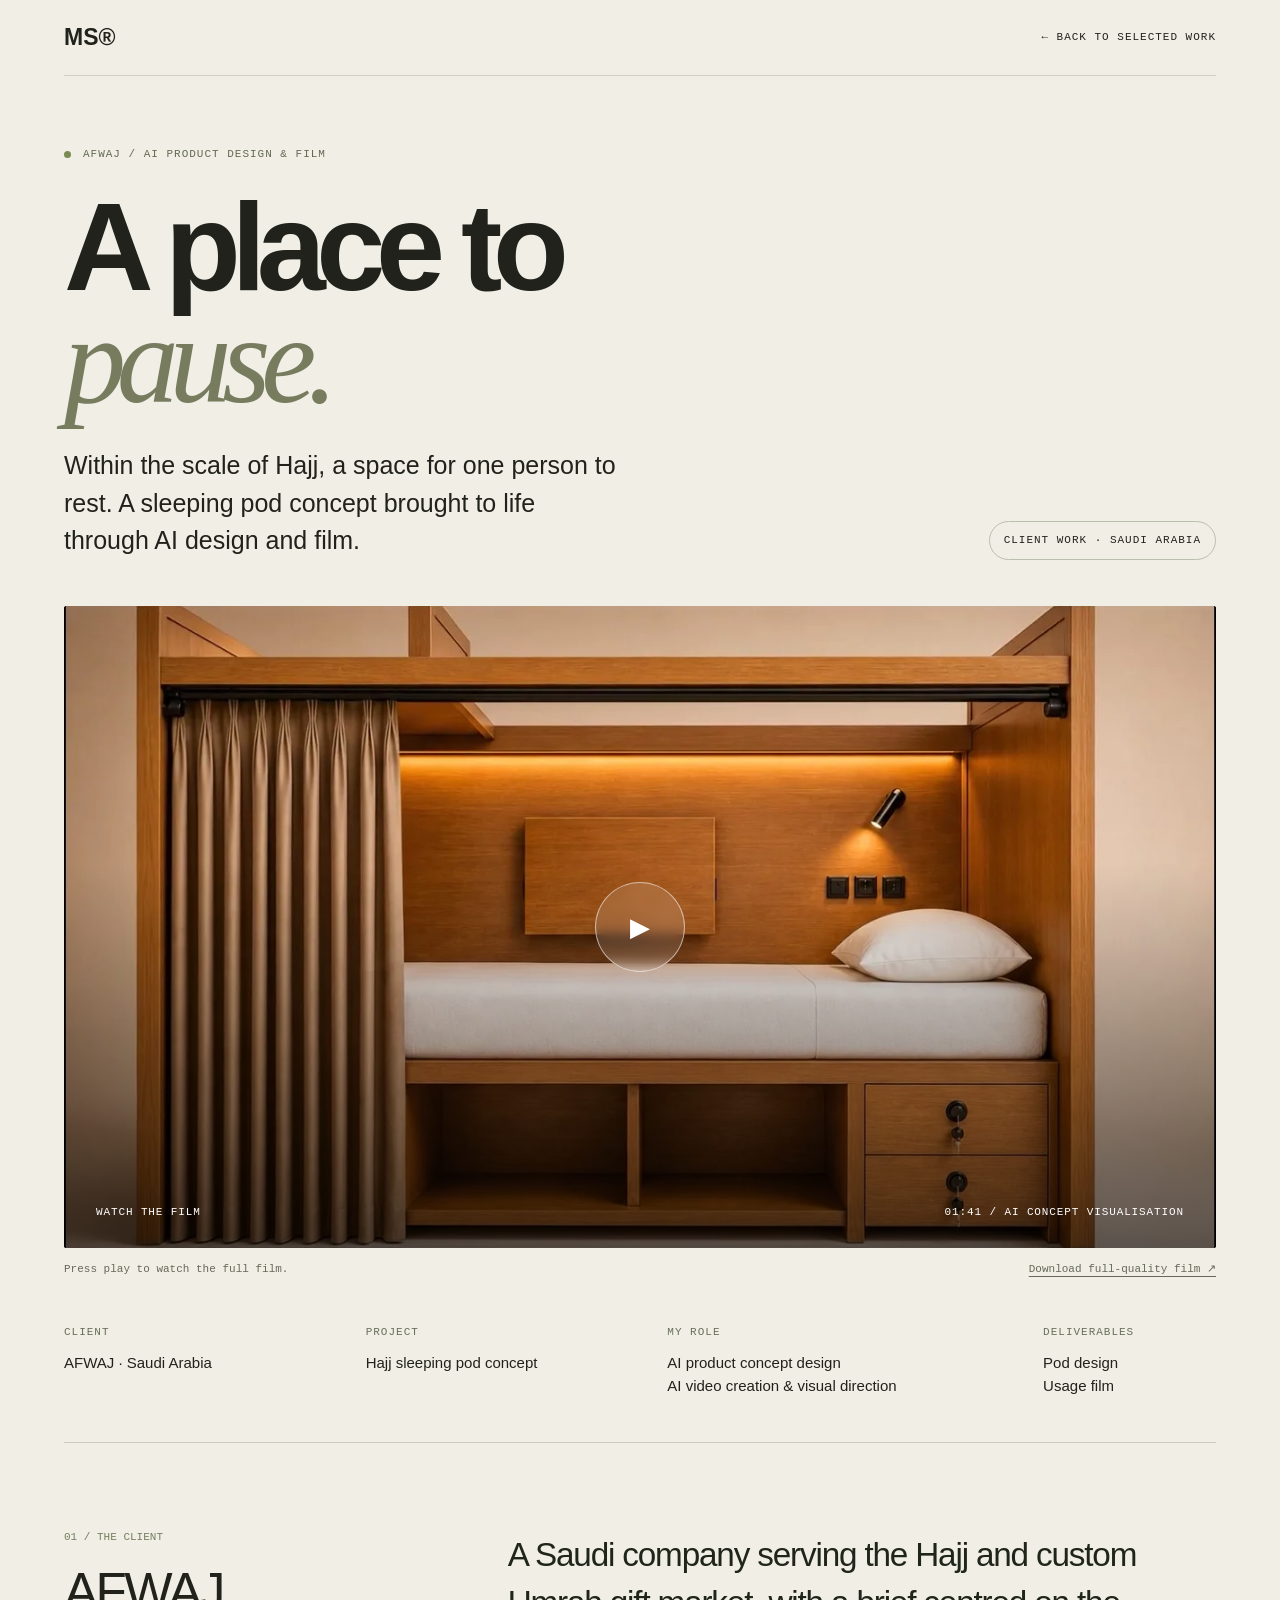
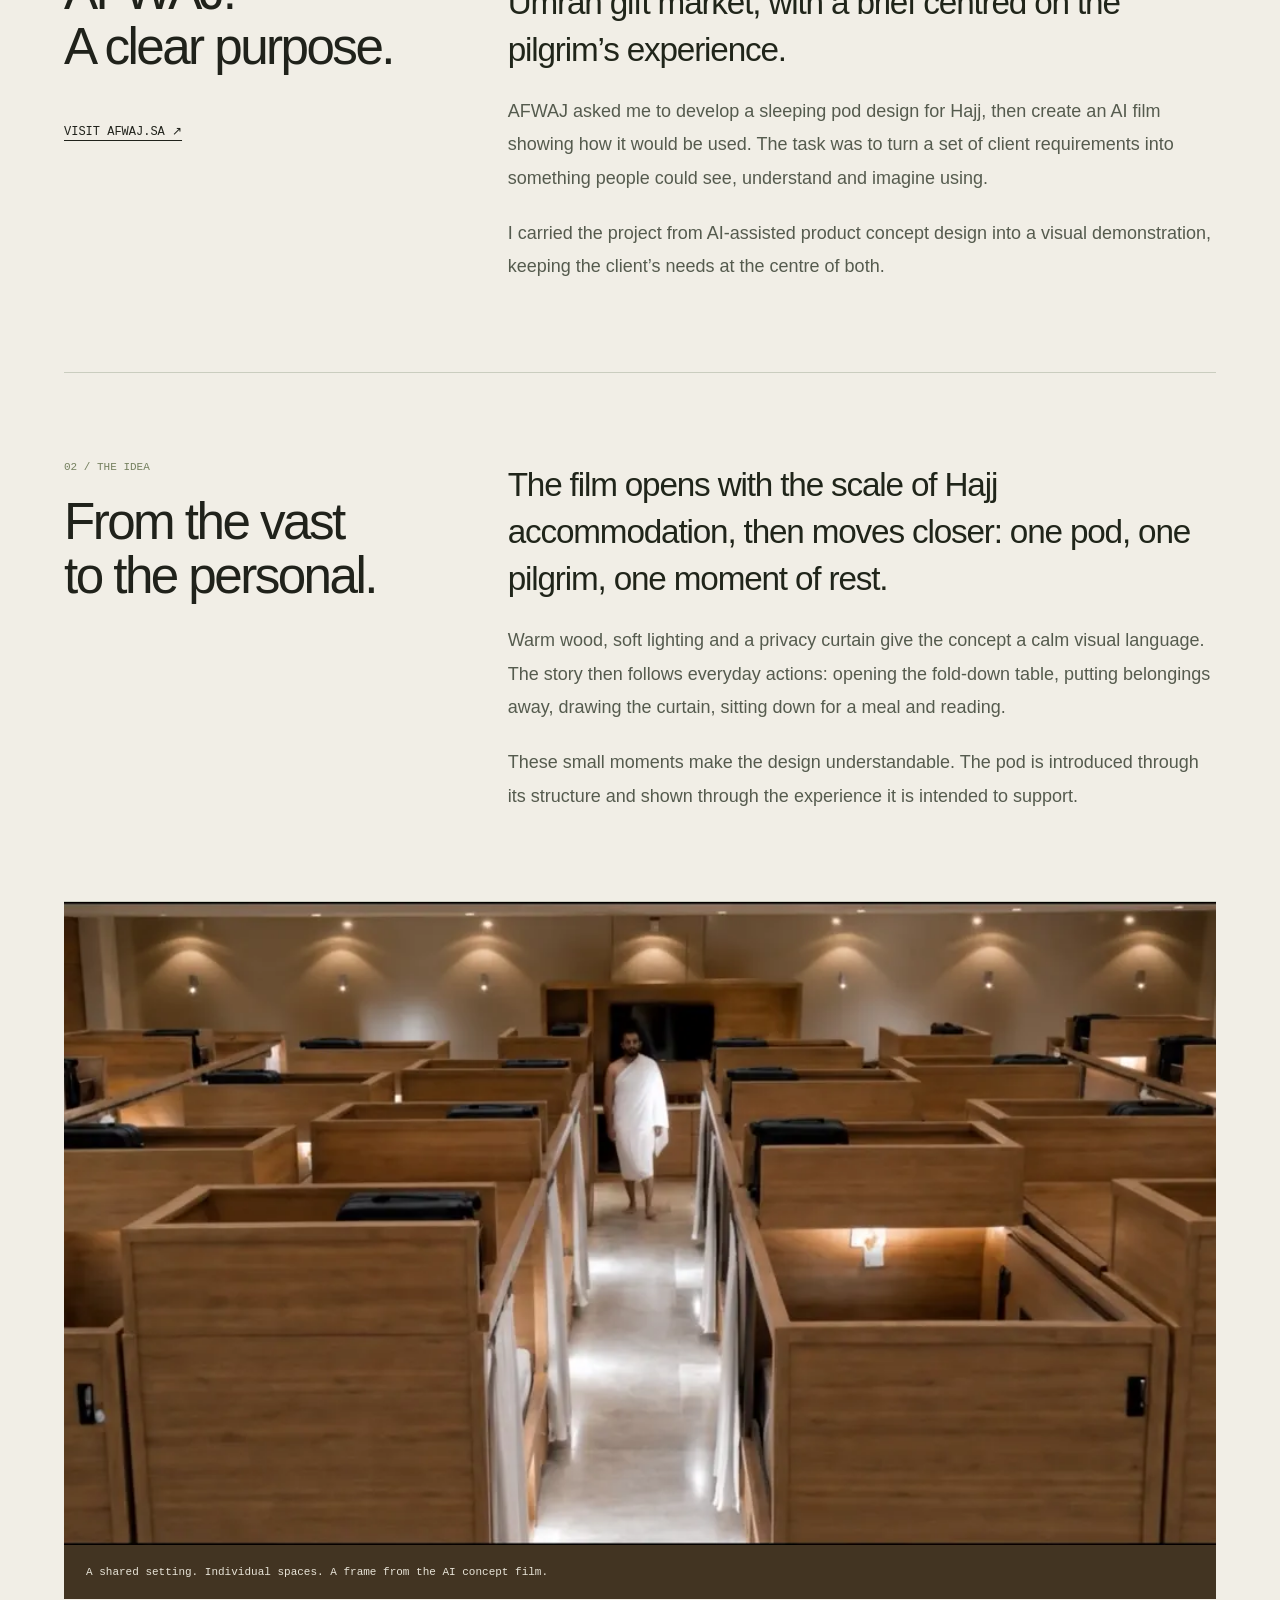
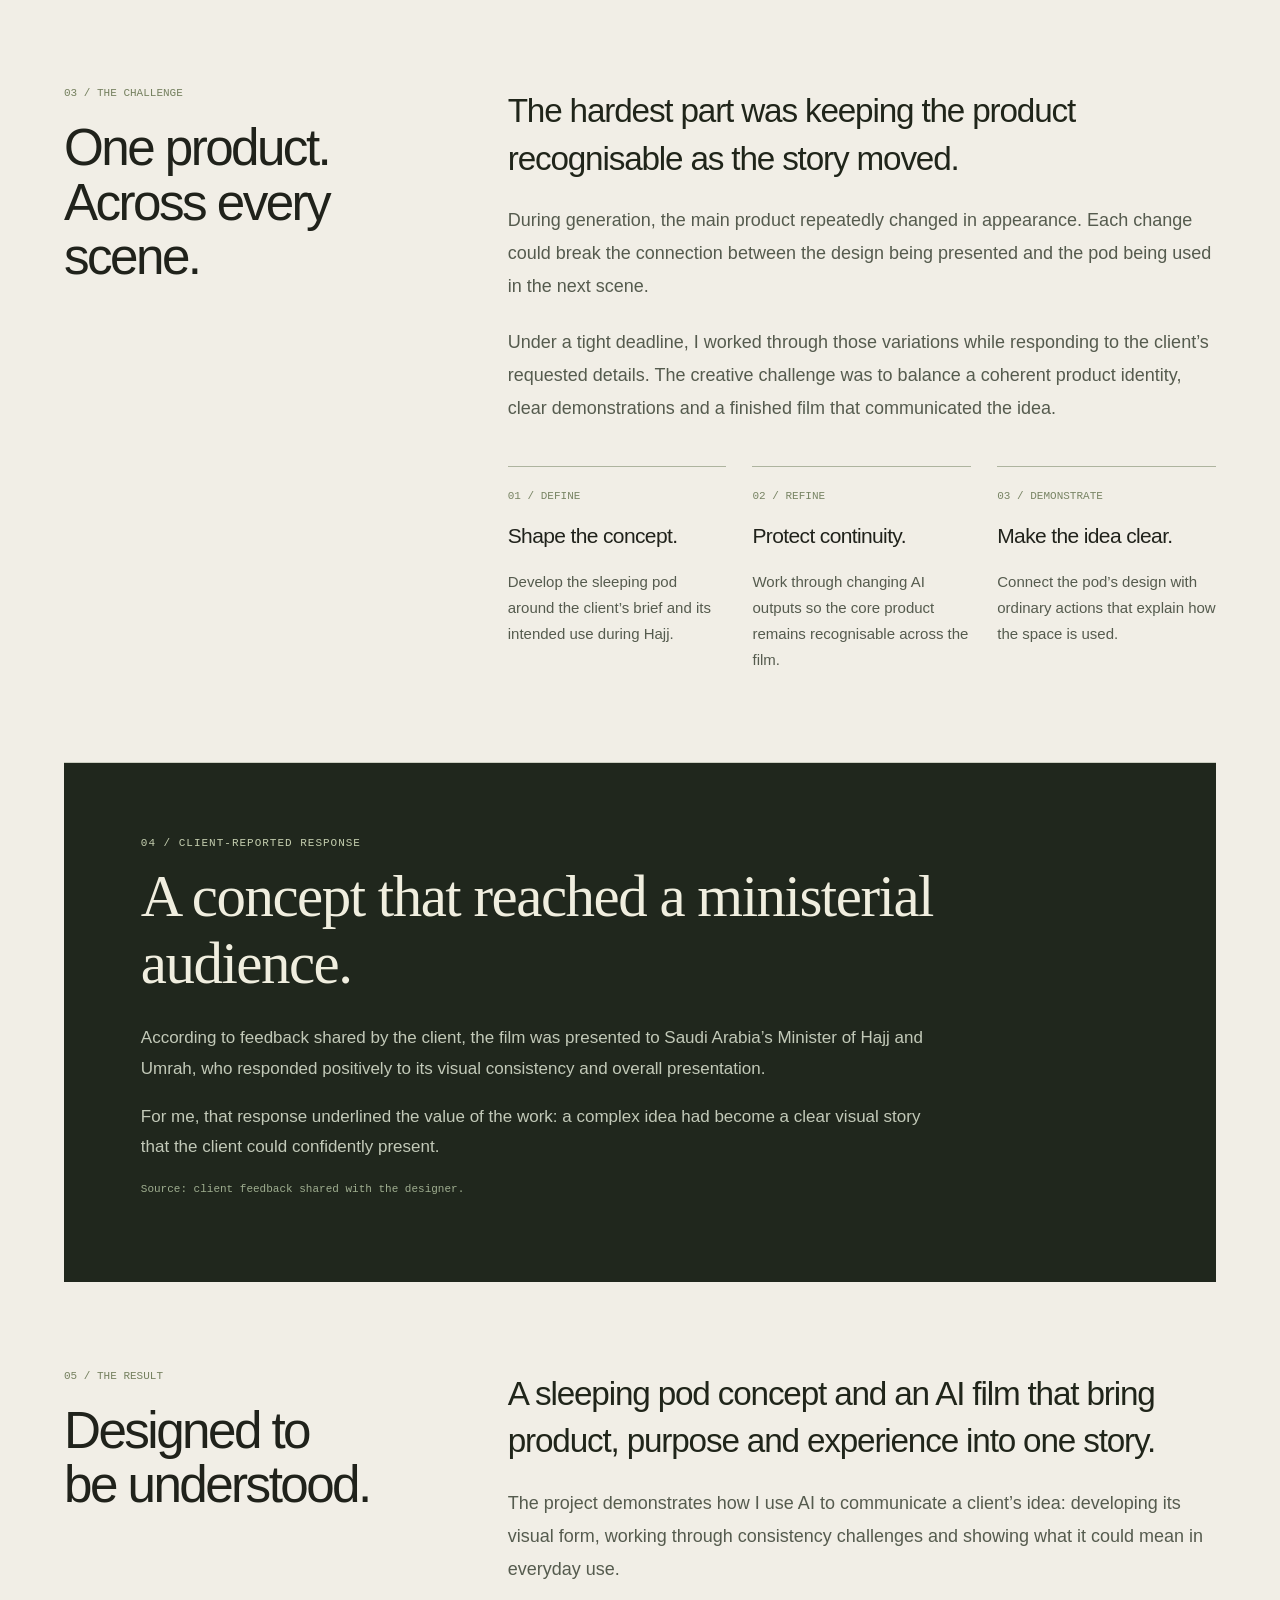
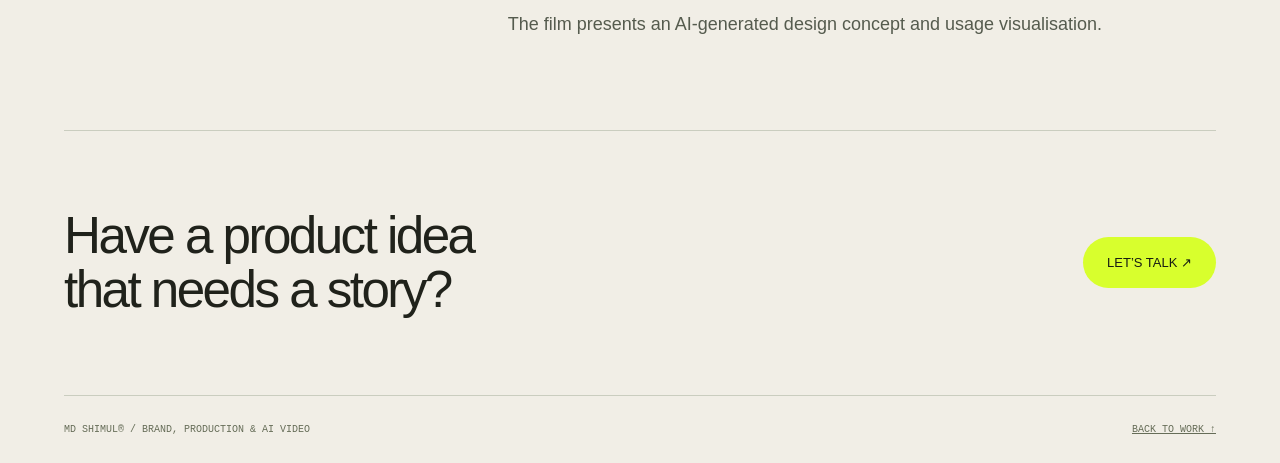
<file: afwaj.html>
<!doctype html>
<html lang="en">
<head>
<meta charset="utf-8"><meta name="viewport" content="width=device-width,initial-scale=1">
<meta name="theme-color" content="#171914">
<title>AFWAJ — A Place to Pause | MD Shimul</title>
<meta name="description" content="From AI sleeping pod concept to a product film for AFWAJ: designing a private place to rest during Hajj, with visual continuity at the heart of the story.">
<link rel="canonical" href="https://shimulco2004-dot.github.io/afwaj.html">
<meta property="og:type" content="article"><meta property="og:title" content="AFWAJ — A Place to Pause"><meta property="og:description" content="A sleeping pod concept. A human story. An AI film for the Hajj journey."><meta property="og:image" content="https://shimulco2004-dot.github.io/assets/afwaj/pod-poster.webp"><meta property="og:url" content="https://shimulco2004-dot.github.io/afwaj.html"><meta name="twitter:card" content="summary_large_image">
<style>
*{box-sizing:border-box}html{scroll-behavior:smooth;scroll-padding-top:90px}body{margin:0;background:#f1eee6;color:#20221b;font-family:Arial,Helvetica,sans-serif}a{color:inherit}a:focus-visible,button:focus-visible{outline:3px solid #c4e869;outline-offset:6px}.wrap{max-width:1440px;margin:auto;padding:0 5vw}header{height:76px;display:flex;align-items:center;justify-content:space-between;border-bottom:1px solid #d1cfc4}.logo{font-size:23px;font-weight:800;text-decoration:none}.back,.eyebrow,.label,.tag{font:11px/1.5 Consolas,monospace;letter-spacing:.09em;text-transform:uppercase}.back{text-decoration:none}.hero{padding:70px 0 46px}.eyebrow{display:flex;align-items:center;gap:12px;color:#626a51}.eyebrow:before{content:'';width:7px;height:7px;background:#798a52;border-radius:50%}h1{font-size:clamp(66px,9.7vw,148px);line-height:.91;letter-spacing:-.075em;max-width:1050px;margin:28px 0 30px;font-weight:700}h1 em{font-family:Georgia,serif;font-weight:400;color:#777c5e}.hero-bottom{display:flex;justify-content:space-between;align-items:flex-end;gap:30px}.hero-bottom p{max-width:560px;font-size:clamp(18px,2vw,25px);line-height:1.5;margin:0}.tag{border:1px solid #bbbfae;padding:10px 14px;border-radius:24px;white-space:nowrap}.film{position:relative;background:#211910;aspect-ratio:1284/716;overflow:hidden;border-radius:3px}.film video{display:block;width:100%;height:100%;object-fit:contain;background:#151710}.film-cover{position:absolute;inset:0;width:100%;height:100%;border:0;color:white;cursor:pointer;padding:0;background:#211910}.film-cover img{width:100%;height:100%;object-fit:cover}.film-cover:after{content:'';position:absolute;inset:40% 0 0;background:linear-gradient(transparent,rgba(0,0,0,.62))}.play-mark{position:absolute;left:50%;top:50%;transform:translate(-50%,-50%);display:grid;place-items:center;width:90px;height:90px;border:1px solid #fff8;border-radius:50%;background:#ffffff20;backdrop-filter:blur(6px);font-size:26px;z-index:1}.film-caption{position:absolute;bottom:30px;left:32px;right:32px;display:flex;justify-content:space-between;z-index:1;font:11px Consolas,monospace;letter-spacing:.08em}.film-cover:hover .play-mark{background:#ffffff40}.film-cover[hidden]{display:none}.player-note{font:11px/1.6 Consolas,monospace;color:#646958;display:flex;justify-content:space-between;gap:20px;margin:13px 0}.player-note a{text-underline-offset:4px}.facts{display:grid;grid-template-columns:1.1fr 1.1fr 1.4fr .7fr;gap:30px;padding:32px 0 45px;border-bottom:1px solid #cacdbf}.label{display:block;color:#68705a;margin-bottom:12px}.facts strong{font-size:15px;line-height:1.5;font-weight:500}.story{display:grid;grid-template-columns:1fr 2fr;gap:7vw;padding:88px 0;border-bottom:1px solid #cacdbf}.section-no{font:11px Consolas,monospace;color:#75805f;display:block;margin-bottom:22px}h2{font-size:clamp(31px,4vw,55px);font-weight:500;line-height:1.06;letter-spacing:-.05em;margin:0 0 26px}h3{font-size:21px;font-weight:500;letter-spacing:-.03em}.body p{font-size:18px;line-height:1.85;max-width:770px;color:#555b4e;margin:0 0 22px}.body p:last-child{margin:0}.body .lead{font-size:clamp(24px,2.6vw,36px);line-height:1.42;color:#20251a;letter-spacing:-.035em}.client-link{display:inline-block;margin-top:24px;font:12px Consolas,monospace;text-underline-offset:5px}.sequence{display:grid;grid-template-columns:repeat(3,1fr);gap:26px;margin-top:40px}.sequence article{border-top:1px solid #aeb49f;padding-top:18px}.sequence span{font:11px Consolas,monospace;color:#788464}.sequence p{font-size:15px;line-height:1.75}.full-image{margin:0;background:#423422}.full-image img{display:block;width:100%;height:auto}.full-image figcaption{padding:18px 22px;color:#e8e4d8;font:11px/1.7 Consolas,monospace}.impact{background:#20271d;color:#f0eedf;margin-top:0;padding:72px 6vw}.impact .label{color:#c4ceaf}.impact h2{max-width:850px;font-family:Georgia,serif;font-weight:400;font-size:clamp(31px,4.6vw,64px);letter-spacing:-.025em;line-height:1.14}.impact p{font-size:17px;line-height:1.8;color:#c2c9b8;max-width:800px}.impact .attribution{font:11px/1.75 Consolas,monospace;color:#9fae90}.outro{padding:78px 0;display:flex;justify-content:space-between;gap:30px;align-items:center}.outro h2{max-width:670px;margin:0}.button{display:inline-block;background:#d8ff2d;color:#181e13;padding:18px 24px;border-radius:30px;text-decoration:none;font-size:13px;white-space:nowrap}footer{border-top:1px solid #cacdbf;padding:25px 0;display:flex;justify-content:space-between;gap:20px;font:10px/1.7 Consolas,monospace;color:#666d58}
@media(max-width:760px){.wrap{padding:0 6vw}header{height:66px}.hero{padding:46px 0 30px}h1{font-size:clamp(59px,13vw,95px)}.hero-bottom{display:block}.tag{display:inline-block;margin-top:25px}.facts{grid-template-columns:1fr 1fr;gap:26px}.story{grid-template-columns:1fr;gap:16px;padding:54px 0}.sequence{grid-template-columns:1fr;gap:16px}.sequence h3{margin:14px 0}.section-no{margin-bottom:15px}.body p{font-size:17px}.film-caption{left:16px;right:16px;bottom:16px;font-size:8px}.play-mark{width:62px;height:62px;font-size:20px}.player-note{flex-direction:column;gap:4px}.impact{padding:40px 7vw}.outro{display:block;padding:54px 0}.outro .button{margin-top:25px}footer{font-size:9px}.back{font-size:9px}}
@media(prefers-reduced-motion:reduce){html{scroll-behavior:auto}}
</style>
</head>
<body><div class="wrap">
<header><a class="logo" href="index.html" aria-label="MD Shimul home">MS®</a><a class="back" href="index.html#afwaj">← BACK TO SELECTED WORK</a></header>
<main>
<section class="hero"><div class="eyebrow">AFWAJ / AI PRODUCT DESIGN &amp; FILM</div><h1>A place to<br><em>pause.</em></h1><div class="hero-bottom"><p>Within the scale of Hajj, a space for one person to rest. A sleeping pod concept brought to life through AI design and film.</p><span class="tag">CLIENT WORK · SAUDI ARABIA</span></div></section>
<section aria-label="AFWAJ sleeping pod film"><div class="film"><video id="film" controls playsinline preload="none" width="1284" height="716" poster="assets/afwaj/pod-poster.webp" aria-label="AFWAJ sleeping pod product and usage demonstration" data-src="assets/afwaj/afwaj-sleeping-pod.mp4"></video><button class="film-cover" id="playFilm" type="button" aria-label="Play AFWAJ sleeping pod film, 1 minute 41 seconds"><img src="assets/afwaj/pod-poster.webp" width="1284" height="716" fetchpriority="high" alt="AFWAJ sleeping pod concept in warm wood with privacy curtains and under-bed storage"><span class="play-mark" aria-hidden="true">▶</span><span class="film-caption"><span>WATCH THE FILM</span><span>01:41 / AI CONCEPT VISUALISATION</span></span></button></div><div class="player-note"><span id="playerStatus" role="status">Press play to watch the full film.</span><a href="assets/afwaj/afwaj-sleeping-pod.mp4" download>Download full-quality film ↗</a></div><noscript><p><a href="assets/afwaj/afwaj-sleeping-pod.mp4">Watch the full film</a></p></noscript></section>
<div class="facts"><div><span class="label">Client</span><strong>AFWAJ · Saudi Arabia</strong></div><div><span class="label">Project</span><strong>Hajj sleeping pod concept</strong></div><div><span class="label">My role</span><strong>AI product concept design<br>AI video creation &amp; visual direction</strong></div><div><span class="label">Deliverables</span><strong>Pod design<br>Usage film</strong></div></div>
<section class="story" id="client"><div><span class="section-no">01 / THE CLIENT</span><h2>AFWAJ.<br>A clear purpose.</h2><a class="client-link" href="https://afwaj.sa" target="_blank" rel="noopener noreferrer">VISIT AFWAJ.SA ↗</a></div><div class="body"><p class="lead">A Saudi company serving the Hajj and custom Umrah gift market, with a brief centred on the pilgrim’s experience.</p><p>AFWAJ asked me to develop a sleeping pod design for Hajj, then create an AI film showing how it would be used. The task was to turn a set of client requirements into something people could see, understand and imagine using.</p><p>I carried the project from AI-assisted product concept design into a visual demonstration, keeping the client’s needs at the centre of both.</p></div></section>
<section class="story"><div><span class="section-no">02 / THE IDEA</span><h2>From the vast<br>to the personal.</h2></div><div class="body"><p class="lead">The film opens with the scale of Hajj accommodation, then moves closer: one pod, one pilgrim, one moment of rest.</p><p>Warm wood, soft lighting and a privacy curtain give the concept a calm visual language. The story then follows everyday actions: opening the fold-down table, putting belongings away, drawing the curtain, sitting down for a meal and reading.</p><p>These small moments make the design understandable. The pod is introduced through its structure and shown through the experience it is intended to support.</p></div></section>
<figure class="full-image"><img src="assets/afwaj/pod-layout.webp" width="1000" height="558" loading="lazy" decoding="async" alt="Rows of wood sleeping pods with a central walkway in the AI-generated AFWAJ accommodation concept"><figcaption>A shared setting. Individual spaces. A frame from the AI concept film.</figcaption></figure>
<section class="story"><div><span class="section-no">03 / THE CHALLENGE</span><h2>One product.<br>Across every scene.</h2></div><div class="body"><p class="lead">The hardest part was keeping the product recognisable as the story moved.</p><p>During generation, the main product repeatedly changed in appearance. Each change could break the connection between the design being presented and the pod being used in the next scene.</p><p>Under a tight deadline, I worked through those variations while responding to the client’s requested details. The creative challenge was to balance a coherent product identity, clear demonstrations and a finished film that communicated the idea.</p><div class="sequence"><article><span>01 / DEFINE</span><h3>Shape the concept.</h3><p>Develop the sleeping pod around the client’s brief and its intended use during Hajj.</p></article><article><span>02 / REFINE</span><h3>Protect continuity.</h3><p>Work through changing AI outputs so the core product remains recognisable across the film.</p></article><article><span>03 / DEMONSTRATE</span><h3>Make the idea clear.</h3><p>Connect the pod’s design with ordinary actions that explain how the space is used.</p></article></div></div></section>
<section class="impact" aria-labelledby="impact-title"><span class="label">04 / CLIENT-REPORTED RESPONSE</span><h2 id="impact-title">A concept that reached a ministerial audience.</h2><p>According to feedback shared by the client, the film was presented to Saudi Arabia’s Minister of Hajj and Umrah, who responded positively to its visual consistency and overall presentation.</p><p>For me, that response underlined the value of the work: a complex idea had become a clear visual story that the client could confidently present.</p><p class="attribution">Source: client feedback shared with the designer.</p></section>
<section class="story"><div><span class="section-no">05 / THE RESULT</span><h2>Designed to<br>be understood.</h2></div><div class="body"><p class="lead">A sleeping pod concept and an AI film that bring product, purpose and experience into one story.</p><p>The project demonstrates how I use AI to communicate a client’s idea: developing its visual form, working through consistency challenges and showing what it could mean in everyday use.</p><p>The film presents an AI-generated design concept and usage visualisation.</p></div></section>
<section class="outro"><h2>Have a product idea<br>that needs a story?</h2><a class="button" href="mailto:mdshimul4362@gmail.com?subject=AI%20product%20film%20inquiry">LET’S TALK ↗</a></section>
</main><footer><span>MD SHIMUL® / BRAND, PRODUCTION &amp; AI VIDEO</span><a href="index.html#afwaj">BACK TO WORK ↑</a></footer>
</div>
<script>
const film=document.querySelector('#film'),play=document.querySelector('#playFilm'),status=document.querySelector('#playerStatus');
play.addEventListener('click',()=>{film.src=film.dataset.src;play.hidden=true;film.focus();status.textContent='Loading the film…';film.play().catch(()=>{status.textContent='Use the video controls to start playback, or download the full film.';});},{once:true});
film.addEventListener('playing',()=>{status.textContent='AFWAJ / Sleeping pod concept & usage film';});
film.addEventListener('error',()=>{status.textContent='Playback could not start. You can download the full film using the link beside this message.';});
document.addEventListener('visibilitychange',()=>{if(document.hidden)film.pause();});
</script>
</body></html>
</file>
